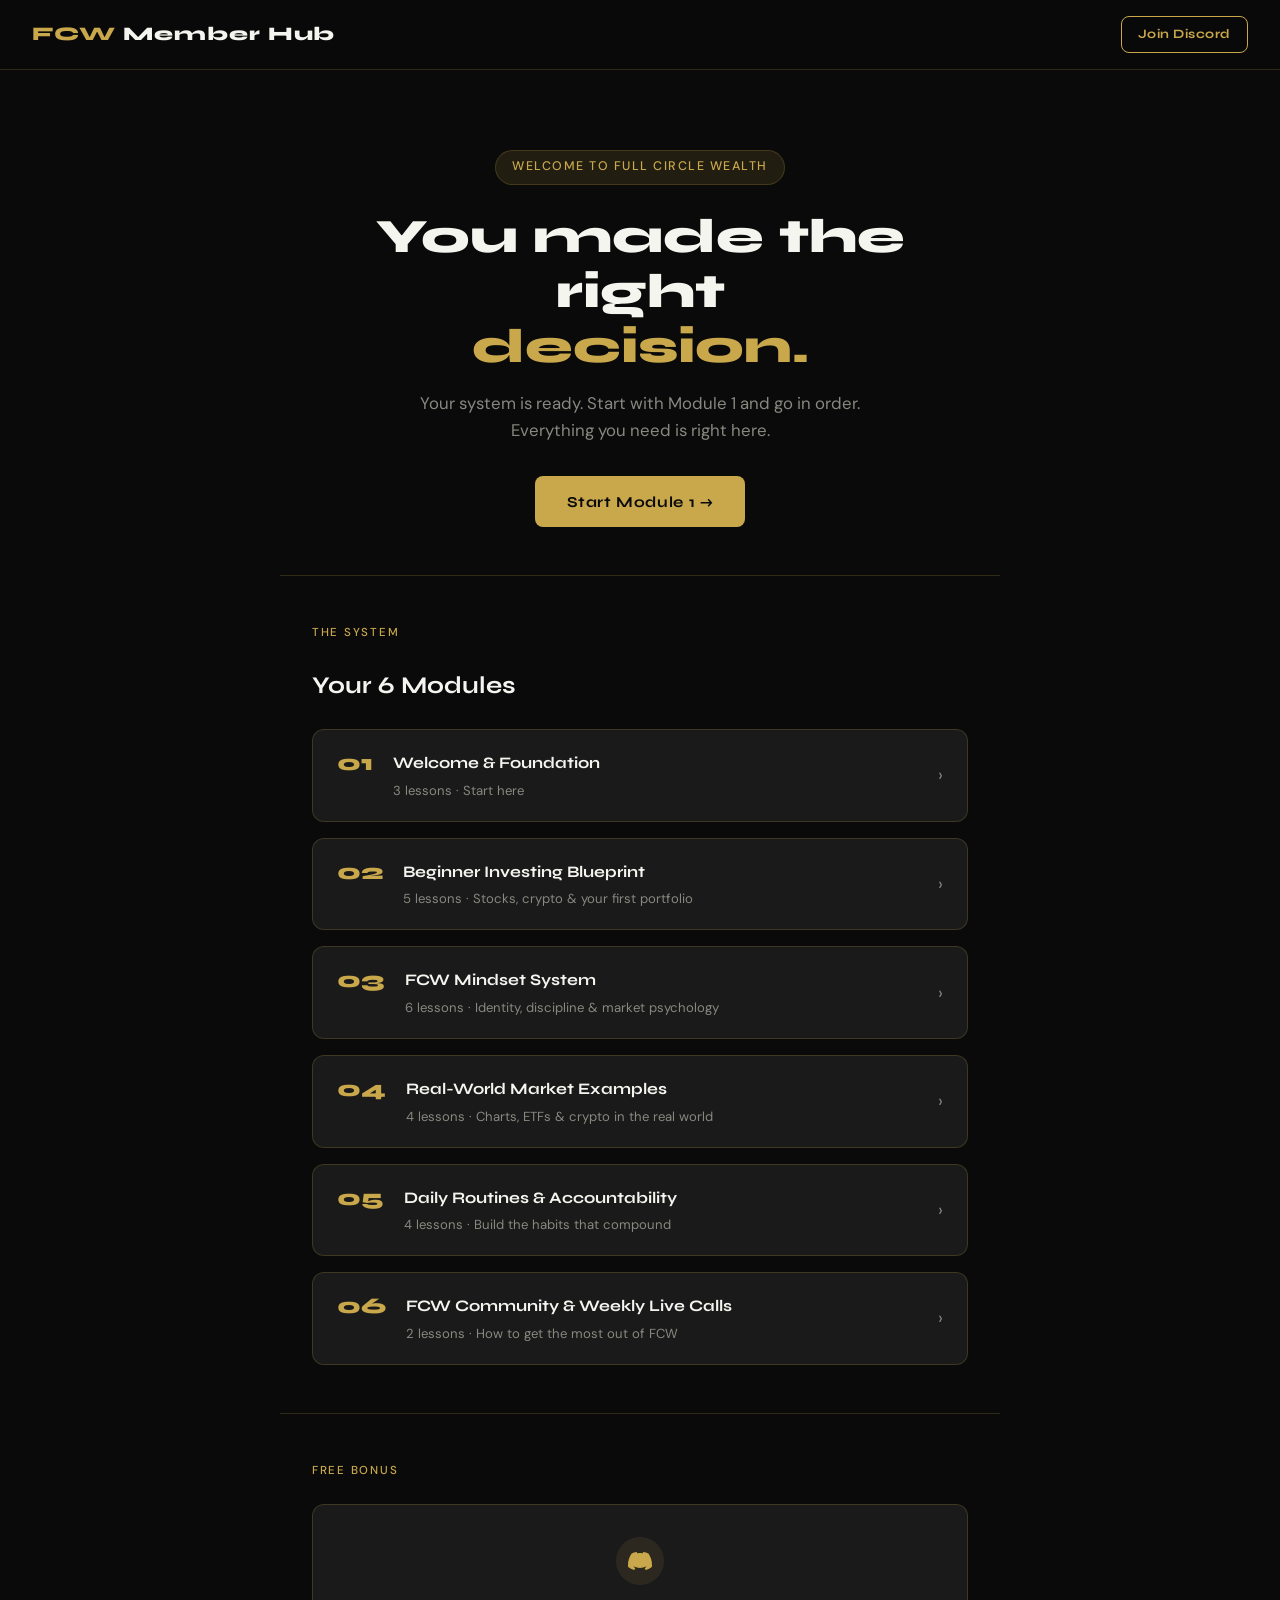
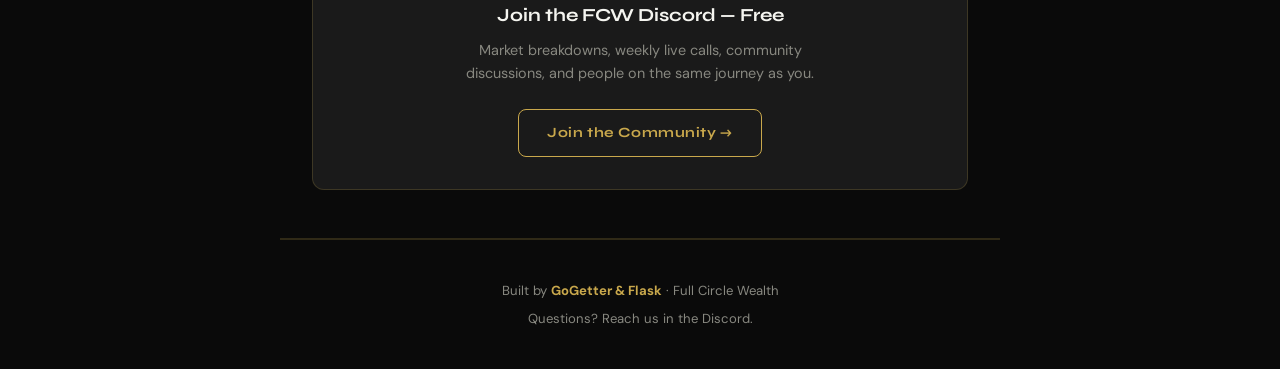
<file: index.html>
<!DOCTYPE html>
<html lang="en">
<head>
<meta charset="UTF-8">
<meta name="viewport" content="width=device-width, initial-scale=1.0">
<title>FCW — Member Hub</title>
<link href="https://fonts.googleapis.com/css2?family=Syne:wght@400;700;800&family=DM+Sans:wght@400;500&display=swap" rel="stylesheet">
<style>
  *, *::before, *::after { box-sizing: border-box; margin: 0; padding: 0; }

  :root {
    --gold: #C9A84C;
    --gold-light: #F0D080;
    --dark: #0A0A0A;
    --dark-2: #111111;
    --dark-3: #1A1A1A;
    --dark-4: #222222;
    --text: #F5F5F0;
    --text-muted: #888880;
    --border: rgba(201, 168, 76, 0.2);
    --radius: 12px;
  }

  html { scroll-behavior: smooth; }

  body {
    background: var(--dark);
    color: var(--text);
    font-family: 'DM Sans', sans-serif;
    font-size: 16px;
    line-height: 1.6;
    min-height: 100vh;
  }

  /* NAV */
  nav {
    position: sticky;
    top: 0;
    z-index: 100;
    background: rgba(10,10,10,0.95);
    border-bottom: 1px solid var(--border);
    padding: 1rem 2rem;
    display: flex;
    align-items: center;
    justify-content: space-between;
    backdrop-filter: blur(8px);
  }

  .nav-logo {
    font-family: 'Syne', sans-serif;
    font-weight: 800;
    font-size: 1.2rem;
    letter-spacing: 0.05em;
    color: var(--gold);
    text-decoration: none;
  }

  .nav-logo span { color: var(--text); }

  /* HERO */
  .hero {
    padding: 5rem 2rem 3rem;
    max-width: 720px;
    margin: 0 auto;
    text-align: center;
  }

  .welcome-badge {
    display: inline-block;
    background: rgba(201, 168, 76, 0.12);
    border: 1px solid var(--border);
    color: var(--gold);
    font-size: 0.78rem;
    font-weight: 500;
    letter-spacing: 0.12em;
    text-transform: uppercase;
    padding: 0.4rem 1rem;
    border-radius: 100px;
    margin-bottom: 1.5rem;
  }

  .hero h1 {
    font-family: 'Syne', sans-serif;
    font-weight: 800;
    font-size: clamp(2rem, 5vw, 3rem);
    line-height: 1.15;
    margin-bottom: 1rem;
    color: var(--text);
  }

  .hero h1 em {
    font-style: normal;
    color: var(--gold);
  }

  .hero p {
    color: var(--text-muted);
    font-size: 1.05rem;
    max-width: 500px;
    margin: 0 auto 2rem;
  }

  .start-btn {
    display: inline-block;
    background: var(--gold);
    color: var(--dark);
    font-family: 'Syne', sans-serif;
    font-weight: 700;
    font-size: 0.95rem;
    letter-spacing: 0.04em;
    padding: 0.85rem 2rem;
    border-radius: 8px;
    text-decoration: none;
    transition: background 0.2s, transform 0.15s;
  }

  .start-btn:hover { background: var(--gold-light); transform: translateY(-1px); }

  /* DIVIDER */
  .divider {
    max-width: 720px;
    margin: 0 auto;
    padding: 0 2rem;
    border-top: 1px solid var(--border);
  }

  /* SECTION */
  section {
    max-width: 720px;
    margin: 0 auto;
    padding: 3rem 2rem;
  }

  .section-label {
    font-size: 0.72rem;
    font-weight: 500;
    letter-spacing: 0.15em;
    text-transform: uppercase;
    color: var(--gold);
    margin-bottom: 1.5rem;
  }

  section h2 {
    font-family: 'Syne', sans-serif;
    font-weight: 700;
    font-size: 1.5rem;
    margin-bottom: 1.5rem;
    color: var(--text);
  }

  /* MODULE CARDS */
  .modules { display: flex; flex-direction: column; gap: 1rem; }

  .module-card {
    background: var(--dark-3);
    border: 1px solid var(--border);
    border-radius: var(--radius);
    padding: 1.25rem 1.5rem;
    display: flex;
    align-items: flex-start;
    gap: 1.25rem;
    text-decoration: none;
    color: inherit;
    transition: border-color 0.2s, background 0.2s, transform 0.15s;
    cursor: pointer;
  }

  .module-card:hover {
    border-color: var(--gold);
    background: var(--dark-4);
    transform: translateX(4px);
  }

  .module-num {
    font-family: 'Syne', sans-serif;
    font-weight: 800;
    font-size: 1.4rem;
    color: var(--gold);
    line-height: 1;
    min-width: 2rem;
    padding-top: 2px;
  }

  .module-info { flex: 1; }

  .module-title {
    font-family: 'Syne', sans-serif;
    font-weight: 700;
    font-size: 1rem;
    color: var(--text);
    margin-bottom: 0.25rem;
  }

  .module-lessons {
    font-size: 0.82rem;
    color: var(--text-muted);
  }

  .module-arrow {
    color: var(--text-muted);
    font-size: 1.1rem;
    align-self: center;
    transition: color 0.2s;
  }

  .module-card:hover .module-arrow { color: var(--gold); }

  /* LESSONS DROPDOWN */
  .lessons-list {
    display: none;
    padding: 1rem 0 0.25rem 3.5rem;
    flex-direction: column;
    gap: 0.5rem;
  }

  .lessons-list.open { display: flex; }

  .lesson-item {
    font-size: 0.88rem;
    color: var(--text-muted);
    text-decoration: none;
    padding: 0.4rem 0;
    border-bottom: 1px solid rgba(255,255,255,0.04);
    transition: color 0.15s;
    display: flex;
    align-items: center;
    gap: 0.5rem;
  }

  .lesson-item:hover { color: var(--text); }

  .lesson-dot {
    width: 5px;
    height: 5px;
    border-radius: 50%;
    background: var(--gold);
    flex-shrink: 0;
  }

  /* DISCORD CARD */
  .discord-card {
    background: var(--dark-3);
    border: 1px solid var(--border);
    border-radius: var(--radius);
    padding: 2rem;
    text-align: center;
  }

  .discord-icon {
    width: 48px;
    height: 48px;
    margin: 0 auto 1rem;
    background: rgba(201,168,76,0.1);
    border-radius: 50%;
    display: flex;
    align-items: center;
    justify-content: center;
  }

  .discord-card h3 {
    font-family: 'Syne', sans-serif;
    font-weight: 700;
    font-size: 1.15rem;
    margin-bottom: 0.5rem;
  }

  .discord-card p {
    color: var(--text-muted);
    font-size: 0.9rem;
    margin-bottom: 1.5rem;
    max-width: 360px;
    margin-left: auto;
    margin-right: auto;
  }

  .discord-btn {
    display: inline-block;
    border: 1px solid var(--gold);
    color: var(--gold);
    font-family: 'Syne', sans-serif;
    font-weight: 700;
    font-size: 0.88rem;
    letter-spacing: 0.04em;
    padding: 0.75rem 1.75rem;
    border-radius: 8px;
    text-decoration: none;
    transition: background 0.2s, color 0.2s;
  }

  .discord-btn:hover {
    background: var(--gold);
    color: var(--dark);
  }

  /* ROADMAP */
  .roadmap-img {
    width: 100%;
    border-radius: var(--radius);
    border: 1px solid var(--border);
  }

  /* FOOTER */
  footer {
    text-align: center;
    padding: 2.5rem 2rem;
    border-top: 1px solid var(--border);
    color: var(--text-muted);
    font-size: 0.82rem;
    max-width: 720px;
    margin: 0 auto;
  }

  footer strong { color: var(--gold); }

  @media (max-width: 480px) {
    nav { padding: 1rem; }
    .hero { padding: 3rem 1rem 2rem; }
    section { padding: 2rem 1rem; }
  }
</style>
</head>
<body>

<nav>
  <a href="#" class="nav-logo">FCW <span>Member Hub</span></a>
  <a href="https://discord.gg/T9URtjaBXV" class="discord-btn" style="padding: 0.45rem 1rem; font-size: 0.8rem;">Join Discord</a>
</nav>

<div class="hero">
  <div class="welcome-badge">Welcome to Full Circle Wealth</div>
  <h1>You made the right<br><em>decision.</em></h1>
  <p>Your system is ready. Start with Module 1 and go in order. Everything you need is right here.</p>
  <a href="#modules" class="start-btn">Start Module 1 →</a>
</div>

<div class="divider"></div>

<section id="modules">
  <p class="section-label">The System</p>
  <h2>Your 6 Modules</h2>
  <div class="modules">

    <!-- MODULE 1 -->
    <div>
      <div class="module-card" onclick="toggleModule('m1', this)">
        <div class="module-num">01</div>
        <div class="module-info">
          <div class="module-title">Welcome & Foundation</div>
          <div class="module-lessons">3 lessons · Start here</div>
        </div>
        <div class="module-arrow">›</div>
      </div>
      <div class="lessons-list" id="m1">
        <a href="https://drive.google.com/file/d/16FuUnCPUWeI4NH123SsEXMPnKYRMpcdb/view?usp=drive_link" target="_blank" class="lesson-item"><span class="lesson-dot"></span>Lesson 1 — Welcome to Full Circle Wealth</a>
        <a href="https://drive.google.com/file/d/1dNQTDol407pgYC7eshBAMpYnw7gScqwn/view?usp=drive_link" target="_blank" class="lesson-item"><span class="lesson-dot"></span>Lesson 2 — How Investing Actually Works</a>
        <a href="https://drive.google.com/file/d/1d9ZOGi1wBO0fD7HJ2o97f8lxvJCcrCqe/view?usp=drive_link" target="_blank" class="lesson-item"><span class="lesson-dot"></span>Lesson 3 — Why Investing Feels Scary (And How to Overcome It)</a>
      </div>
    </div>

    <!-- MODULE 2 -->
    <div>
      <div class="module-card" onclick="toggleModule('m2', this)">
        <div class="module-num">02</div>
        <div class="module-info">
          <div class="module-title">Beginner Investing Blueprint</div>
          <div class="module-lessons">5 lessons · Stocks, crypto & your first portfolio</div>
        </div>
        <div class="module-arrow">›</div>
      </div>
      <div class="lessons-list" id="m2">
        <a href="https://drive.google.com/file/d/1h6_s8bkeZjcqdXjyvCAjGFwjLRV7X554/view?usp=drive_link" target="_blank" class="lesson-item"><span class="lesson-dot"></span>Lesson 2.1 — Stocks 101</a>
        <a href="https://drive.google.com/file/d/1d9nJ-BHCvRKxI7_9SHfyciexKGGkIT1w/view?usp=drive_link" target="_blank" class="lesson-item"><span class="lesson-dot"></span>Lesson 2.1 — Stocks 101 (Continued)</a>
        <a href="https://drive.google.com/file/d/1aVly70S015sZCNUZkTJlhjGdsRpGFZic/view?usp=drive_link" target="_blank" class="lesson-item"><span class="lesson-dot"></span>Lesson 2.2 — Crypto 101</a>
        <a href="https://drive.google.com/file/d/13YHd0MldOV9nBSFRsm8Zm-nVgkF2d_LT/view?usp=drive_link" target="_blank" class="lesson-item"><span class="lesson-dot"></span>Lesson 2.3 — ETF Basics (Beginner Guide)</a>
        <a href="https://drive.google.com/file/d/1nJDlcCQGrrv56z-NR0hZOkBE8kucFIvc/view?usp=drive_link" target="_blank" class="lesson-item"><span class="lesson-dot"></span>Lesson 2.4 — How to Choose Your Investments</a>
        <a href="https://drive.google.com/file/d/1qBPE_OYh8deK14MJHrecFPjn2p3kcxlL/view?usp=drive_link" target="_blank" class="lesson-item"><span class="lesson-dot"></span>Lesson 2.5 — How to Build Your First Portfolio</a>
      </div>
    </div>

    <!-- MODULE 3 -->
    <div>
      <div class="module-card" onclick="toggleModule('m3', this)">
        <div class="module-num">03</div>
        <div class="module-info">
          <div class="module-title">FCW Mindset System</div>
          <div class="module-lessons">6 lessons · Identity, discipline & market psychology</div>
        </div>
        <div class="module-arrow">›</div>
      </div>
      <div class="lessons-list" id="m3">
        <a href="https://drive.google.com/file/d/1bbS3q9-LP3-aJvUnk9J0sEDzSZdMX771/view?usp=drive_link" target="_blank" class="lesson-item"><span class="lesson-dot"></span>Lesson 3.1 — Identity: Who You Must Become</a>
        <a href="https://drive.google.com/file/d/14KoWQt5p8AacdICaxFdc6ADlOvUam3hm/view?usp=drive_link" target="_blank" class="lesson-item"><span class="lesson-dot"></span>Lesson 3.2 — Confidence & Self-Awareness (Part 1)</a>
        <a href="https://drive.google.com/file/d/1ggvxzgS0oqnWCwdO7xaZO8ybx5x6PBMR/view?usp=drive_link" target="_blank" class="lesson-item"><span class="lesson-dot"></span>Lesson 3.2 — Confidence & Self-Awareness (Part 2)</a>
        <a href="https://drive.google.com/file/d/1tatwwqCYSpX9TJeSbMaaTbvk9BWJfW-t/view?usp=drive_link" target="_blank" class="lesson-item"><span class="lesson-dot"></span>Lesson 3.3 — Emotional Mistakes</a>
        <a href="https://drive.google.com/file/d/1_p30CyU4SQMPhttM0kHes1uxh-h_mi_H/view?usp=drive_link" target="_blank" class="lesson-item"><span class="lesson-dot"></span>Lesson 3.3 — Market Psychology</a>
        <a href="https://drive.google.com/file/d/1vW8ZAdGlwNpV6B0MKLr8M3TH0U2VySyD/view?usp=drive_link" target="_blank" class="lesson-item"><span class="lesson-dot"></span>Lesson 3.4 — Consistency Rituals</a>
        <a href="https://drive.google.com/file/d/1BUXM0y0mY50spVtJbqBhJoSw4CDuWuXp/view?usp=drive_link" target="_blank" class="lesson-item"><span class="lesson-dot"></span>Lesson 3.5 — Spiritual Grounding in Wealth</a>
      </div>
    </div>

    <!-- MODULE 4 -->
    <div>
      <div class="module-card" onclick="toggleModule('m4', this)">
        <div class="module-num">04</div>
        <div class="module-info">
          <div class="module-title">Real-World Market Examples</div>
          <div class="module-lessons">4 lessons · Charts, ETFs & crypto in the real world</div>
        </div>
        <div class="module-arrow">›</div>
      </div>
      <div class="lessons-list" id="m4">
        <a href="https://drive.google.com/file/d/13G8LG-WHEBRj17f9iOLyjSwEOX2yaWc_/view?usp=drive_link" target="_blank" class="lesson-item"><span class="lesson-dot"></span>Lesson 4.1 — Reading a Simple Stock Chart</a>
        <a href="https://drive.google.com/file/d/13AvIGk7MTvRqwqizLZ7DxYiBP5FFdDTp/view?usp=drive_link" target="_blank" class="lesson-item"><span class="lesson-dot"></span>Lesson 4.2 — ETF Walkthrough</a>
        <a href="https://drive.google.com/file/d/1mxXicJRHMn7PCHoHgsqMOg6-RkAxa4wW/view?usp=drive_link" target="_blank" class="lesson-item"><span class="lesson-dot"></span>Lesson 4.3 — BTC Chart Walkthrough</a>
        <a href="https://drive.google.com/file/d/1BLe15RHNfEfca0yXeplE4Yu93Z01rMck/view?usp=drive_link" target="_blank" class="lesson-item"><span class="lesson-dot"></span>Lesson 4.4 — Crypto Volatility & Risk</a>
      </div>
    </div>

    <!-- MODULE 5 -->
    <div>
      <div class="module-card" onclick="toggleModule('m5', this)">
        <div class="module-num">05</div>
        <div class="module-info">
          <div class="module-title">Daily Routines & Accountability</div>
          <div class="module-lessons">4 lessons · Build the habits that compound</div>
        </div>
        <div class="module-arrow">›</div>
      </div>
      <div class="lessons-list" id="m5">
        <a href="https://drive.google.com/file/d/15ZNlZovTc6ZY-6QiTdKvsmcZoLDkUnHf/view?usp=drive_link" target="_blank" class="lesson-item"><span class="lesson-dot"></span>Lesson 5.1 — Your Investor Daily Routine</a>
        <a href="https://drive.google.com/file/d/1owu26aS97-xSz23cMib8SBPdM1i64bTr/view?usp=drive_link" target="_blank" class="lesson-item"><span class="lesson-dot"></span>Lesson 5.2 — How to Stay Consistent for 12 Months</a>
        <a href="https://drive.google.com/file/d/1wTz6XRMr7-zBOCmAT3_1UtRPdKlOVHaE/view?usp=drive_link" target="_blank" class="lesson-item"><span class="lesson-dot"></span>Lesson 5.3 — Investing Habits (Part 1)</a>
        <a href="https://drive.google.com/file/d/13HdM_PhInwJi0BdYV1NolQNHz4BI28nq/view?usp=drive_link" target="_blank" class="lesson-item"><span class="lesson-dot"></span>Lesson 5.3 — Investing Habits (Part 2)</a>
      </div>
    </div>

    <!-- MODULE 6 -->
    <div>
      <div class="module-card" onclick="toggleModule('m6', this)">
        <div class="module-num">06</div>
        <div class="module-info">
          <div class="module-title">FCW Community & Weekly Live Calls</div>
          <div class="module-lessons">2 lessons · How to get the most out of FCW</div>
        </div>
        <div class="module-arrow">›</div>
      </div>
      <div class="lessons-list" id="m6">
        <a href="https://drive.google.com/file/d/1wtYoQVrjgD2Ote9SkSyblFhQegRMlga1/view?usp=drive_link" target="_blank" class="lesson-item"><span class="lesson-dot"></span>Lesson 6.1 — How to Use the FCW Community</a>
        <a href="https://drive.google.com/file/d/1vrkGZUfV8PiiQMekuEZntOISKvZ1CaqY/view?usp=drive_link" target="_blank" class="lesson-item"><span class="lesson-dot"></span>Lesson 6.2 — What to Expect on Weekly Calls & How to Get the Most Out of FCW</a>
      </div>
    </div>

  </div>
</section>

<div class="divider"></div>

<section id="community">
  <p class="section-label">Free Bonus</p>
  <div class="discord-card">
    <div class="discord-icon">
      <svg width="24" height="18" viewBox="0 0 24 18" fill="none" xmlns="http://www.w3.org/2000/svg">
        <path d="M20.317 1.492a19.825 19.825 0 0 0-4.885-1.515.074.074 0 0 0-.079.037c-.21.375-.444.864-.608 1.25a18.27 18.27 0 0 0-5.487 0 12.64 12.64 0 0 0-.617-1.25.077.077 0 0 0-.079-.037A19.736 19.736 0 0 0 3.677 1.492a.07.07 0 0 0-.032.027C.533 6.093-.32 10.555.099 14.961a.08.08 0 0 0 .031.055 19.9 19.9 0 0 0 5.993 3.03.078.078 0 0 0 .084-.028c.462-.63.874-1.295 1.226-1.994a.076.076 0 0 0-.041-.106 13.107 13.107 0 0 1-1.872-.892.077.077 0 0 1-.008-.128 10.2 10.2 0 0 0 .372-.292.074.074 0 0 1 .077-.01c3.928 1.793 8.18 1.793 12.062 0a.074.074 0 0 1 .078.01c.12.098.246.198.373.292a.077.077 0 0 1-.006.127 12.299 12.299 0 0 1-1.873.892.077.077 0 0 0-.041.107c.36.698.772 1.362 1.225 1.993a.076.076 0 0 0 .084.028 19.839 19.839 0 0 0 6.002-3.03.077.077 0 0 0 .032-.054c.5-5.177-.838-9.674-3.549-13.66a.061.061 0 0 0-.031-.03z" fill="#C9A84C"/>
      </svg>
    </div>
    <h3>Join the FCW Discord — Free</h3>
    <p>Market breakdowns, weekly live calls, community discussions, and people on the same journey as you.</p>
    <a href="https://discord.gg/T9URtjaBXV" target="_blank" class="discord-btn">Join the Community →</a>
  </div>
</section>

<div class="divider"></div>

<footer>
  <p>Built by <strong>GoGetter & Flask</strong> · Full Circle Wealth</p>
  <p style="margin-top: 0.4rem;">Questions? Reach us in the Discord.</p>
</footer>

<script>
  function toggleModule(id, card) {
    const list = document.getElementById(id);
    const arrow = card.querySelector('.module-arrow');
    const isOpen = list.classList.contains('open');
    document.querySelectorAll('.lessons-list').forEach(l => l.classList.remove('open'));
    document.querySelectorAll('.module-arrow').forEach(a => a.style.transform = '');
    if (!isOpen) {
      list.classList.add('open');
      arrow.style.transform = 'rotate(90deg)';
      arrow.style.transition = 'transform 0.2s';
    }
  }
</script>

</body>
</html>
</file>
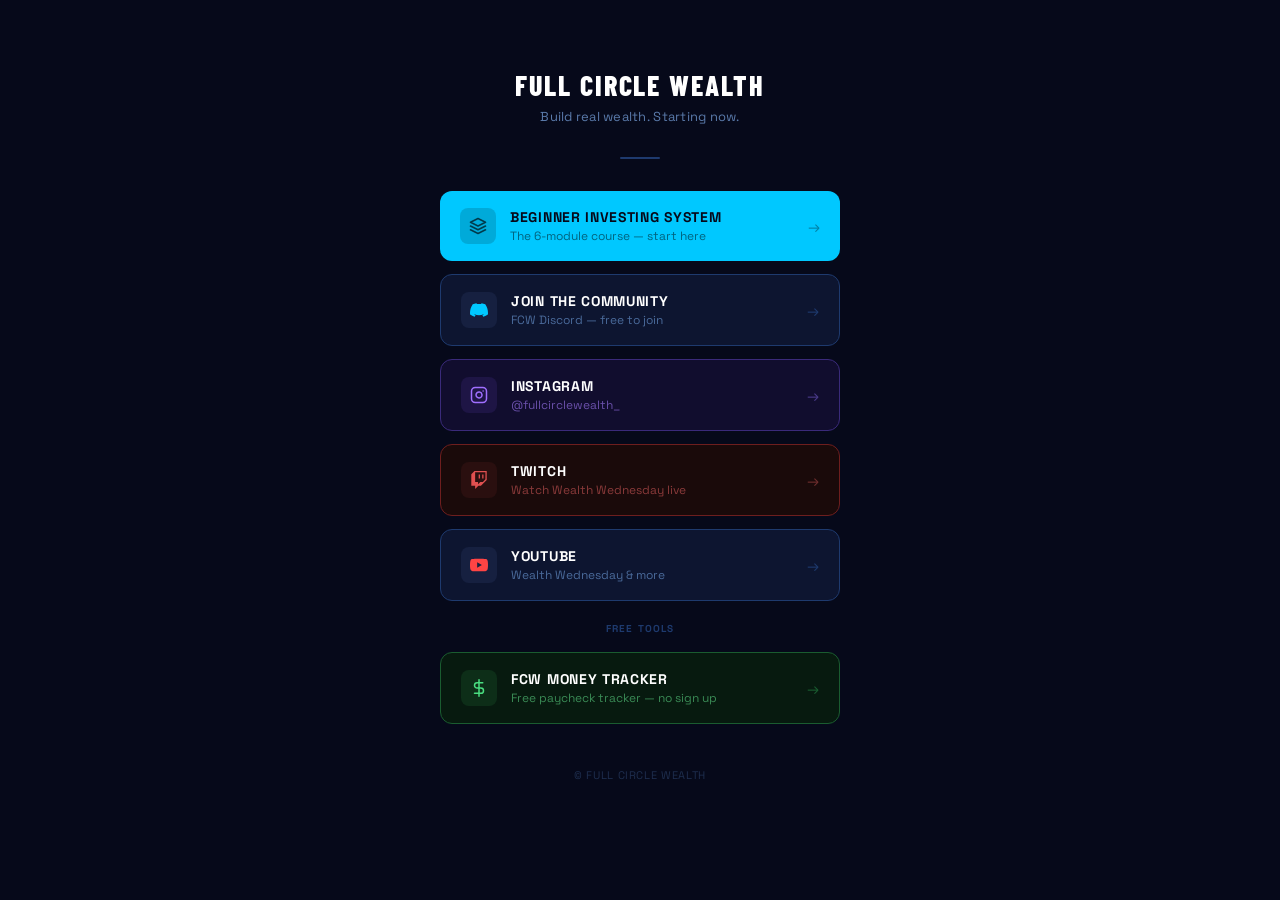
<file: links/index.html>
<!DOCTYPE html>
<html lang="en">
<head>
  <meta charset="UTF-8" />
  <meta name="viewport" content="width=device-width, initial-scale=1.0" />
  <title>Full Circle Wealth</title>
  <link rel="preconnect" href="https://fonts.googleapis.com" />
  <link rel="preconnect" href="https://fonts.gstatic.com" crossorigin />
  <link href="https://fonts.googleapis.com/css2?family=Space+Grotesk:wght@400;500;700&family=Barlow+Condensed:wght@700;800&display=swap" rel="stylesheet" />
  <style>
    *, *::before, *::after { margin: 0; padding: 0; box-sizing: border-box; }
    body {
      min-height: 100vh;
      background: #06091a;
      display: flex;
      flex-direction: column;
      align-items: center;
      padding: 48px 20px 60px;
      font-family: 'Space Grotesk', sans-serif;
    }
    .logo-wrap { margin-bottom: 20px; }
    .logo-wrap img { width: 100px; height: 100px; display: block; }
    .brand-name {
      font-family: 'Barlow Condensed', sans-serif;
      font-weight: 800; font-size: 28px; color: #ffffff;
      letter-spacing: 0.07em; text-transform: uppercase;
      text-align: center; margin-bottom: 6px;
    }
    .tagline {
      font-size: 13px; color: #5a7aaa;
      text-align: center; margin-bottom: 32px; letter-spacing: 0.02em;
    }
    .divider {
      width: 40px; height: 2px; background: #1e3a6e;
      margin: 0 auto 32px; border-radius: 2px;
    }
    .links {
      display: flex; flex-direction: column;
      gap: 13px; width: 100%; max-width: 400px;
    }
    .btn {
      display: flex; align-items: center; gap: 14px;
      padding: 17px 20px; border-radius: 12px;
      text-decoration: none;
      transition: transform 0.15s ease, opacity 0.15s ease;
    }
    .btn:hover { transform: translateY(-2px); opacity: 0.9; }
    .btn:active { transform: scale(0.98); }
    .btn.cta { background: #00c8ff; }
    .btn.dark { background: #0d1530; border: 1px solid #1e3a6e; }
    .btn.purple { background: #110d2e; border: 1px solid #3a2a7a; }
    .btn.red { background: #1a0a0a; border: 1px solid #6e1e1e; }
    .btn.green { background: #071a0f; border: 1px solid #1a5c30; }
    .icon-box {
      width: 36px; height: 36px; border-radius: 8px;
      display: flex; align-items: center; justify-content: center; flex-shrink: 0;
    }
    .cta .icon-box { background: rgba(0,0,0,0.15); }
    .dark .icon-box { background: #162040; }
    .purple .icon-box { background: #1e1545; }
    .red .icon-box { background: #2a0f0f; }
    .green .icon-box { background: #0d2e18; }
    .btn-text { flex: 1; }
    .btn-label {
      font-weight: 700; font-size: 14px; display: block;
      text-transform: uppercase; letter-spacing: 0.05em;
    }
    .cta .btn-label { color: #06091a; }
    .dark .btn-label, .purple .btn-label, .red .btn-label, .green .btn-label { color: #ffffff; }
    .btn-sub { font-size: 12px; font-weight: 400; display: block; margin-top: 2px; }
    .cta .btn-sub { color: rgba(0,0,0,0.5); }
    .dark .btn-sub { color: #4a6a9a; }
    .purple .btn-sub { color: #6a50aa; }
    .red .btn-sub { color: #8a3a3a; }
    .green .btn-sub { color: #3a8a55; }
    .arrow { font-size: 15px; flex-shrink: 0; }
    .cta .arrow { color: rgba(0,0,0,0.35); }
    .dark .arrow { color: #1e3a6e; }
    .purple .arrow { color: #4a3a8a; }
    .red .arrow { color: #6e2e2e; }
    .green .arrow { color: #1a5c30; }
    .section-label {
      font-size: 10px; font-weight: 700; letter-spacing: 0.12em;
      text-transform: uppercase; color: #1e3a6e;
      text-align: center; margin: 8px 0 4px;
    }
    .footer {
      margin-top: 44px; font-size: 11px; color: #1e2e4e;
      letter-spacing: 0.06em; text-transform: uppercase;
    }
  </style>
</head>
<body>

  <div class="logo-wrap">
    
  </div>

  <div class="brand-name">Full Circle Wealth</div>
  <div class="tagline">Build real wealth. Starting now.</div>
  <div class="divider"></div>

  <div class="links">

    <a class="btn cta" href="https://stan.store/fullcirclewealth" target="_blank" rel="noopener">
      <div class="icon-box">
        <svg width="18" height="18" viewBox="0 0 24 24" fill="none" stroke="rgba(0,0,0,0.65)" stroke-width="2.2" stroke-linecap="round" stroke-linejoin="round">
          <path d="M12 2L2 7l10 5 10-5-10-5z"/>
          <path d="M2 17l10 5 10-5"/>
          <path d="M2 12l10 5 10-5"/>
        </svg>
      </div>
      <div class="btn-text">
        <span class="btn-label">Beginner Investing System</span>
        <span class="btn-sub">The 6-module course — start here</span>
      </div>
      <span class="arrow">→</span>
    </a>

    <a class="btn dark" href="https://discord.gg/Ek3FXMQ7T" target="_blank" rel="noopener">
      <div class="icon-box">
        <svg width="18" height="18" viewBox="0 0 24 24" fill="#00c8ff">
          <path d="M20.317 4.37a19.791 19.791 0 0 0-4.885-1.515.074.074 0 0 0-.079.037c-.21.375-.444.864-.608 1.25a18.27 18.27 0 0 0-5.487 0 12.64 12.64 0 0 0-.617-1.25.077.077 0 0 0-.079-.037A19.736 19.736 0 0 0 3.677 4.37a.07.07 0 0 0-.032.027C.533 9.046-.32 13.58.099 18.057c.003.022.015.043.03.056a19.9 19.9 0 0 0 5.993 3.03.078.078 0 0 0 .084-.028 14.09 14.09 0 0 0 1.226-1.994.076.076 0 0 0-.041-.106 13.107 13.107 0 0 1-1.872-.892.077.077 0 0 1-.008-.128 10.2 10.2 0 0 0 .372-.292.074.074 0 0 1 .077-.01c3.928 1.793 8.18 1.793 12.062 0a.074.074 0 0 1 .078.01c.12.098.246.198.373.292a.077.077 0 0 1-.006.127 12.299 12.299 0 0 1-1.873.892.077.077 0 0 0-.041.107c.36.698.772 1.362 1.225 1.993a.076.076 0 0 0 .084.028 19.839 19.839 0 0 0 6.002-3.03.077.077 0 0 0 .032-.054c.5-5.177-.838-9.674-3.549-13.66a.061.061 0 0 0-.031-.03z"/>
        </svg>
      </div>
      <div class="btn-text">
        <span class="btn-label">Join the Community</span>
        <span class="btn-sub">FCW Discord — free to join</span>
      </div>
      <span class="arrow">→</span>
    </a>

    <a class="btn purple" href="https://www.instagram.com/fullcirclewealth_/" target="_blank" rel="noopener">
      <div class="icon-box">
        <svg width="18" height="18" viewBox="0 0 24 24" fill="none" stroke="#a070ff" stroke-width="2" stroke-linecap="round" stroke-linejoin="round">
          <rect x="2" y="2" width="20" height="20" rx="5" ry="5"/>
          <path d="M16 11.37A4 4 0 1 1 12.63 8 4 4 0 0 1 16 11.37z"/>
          <line x1="17.5" y1="6.5" x2="17.51" y2="6.5"/>
        </svg>
      </div>
      <div class="btn-text">
        <span class="btn-label">Instagram</span>
        <span class="btn-sub">@fullcirclewealth_</span>
      </div>
      <span class="arrow">→</span>
    </a>

    <a class="btn red" href="https://www.twitch.tv/fullcirclewealth" target="_blank" rel="noopener">
      <div class="icon-box">
        <svg width="18" height="18" viewBox="0 0 24 24" fill="#e05050">
          <path d="M11.571 4.714h1.715v5.143H11.57zm4.715 0H18v5.143h-1.714zM6 0L1.714 4.286v15.428h5.143V24l4.286-4.286h3.428L22.286 12V0zm14.571 11.143l-3.428 3.428h-3.429l-3 3v-3H6.857V1.714h13.714z"/>
        </svg>
      </div>
      <div class="btn-text">
        <span class="btn-label">Twitch</span>
        <span class="btn-sub">Watch Wealth Wednesday live</span>
      </div>
      <span class="arrow">→</span>
    </a>

    <a class="btn dark" href="https://www.youtube.com/@FullCircleWealth" target="_blank" rel="noopener">
      <div class="icon-box">
        <svg width="18" height="18" viewBox="0 0 24 24" fill="#ff4444">
          <path d="M23.498 6.186a3.016 3.016 0 0 0-2.122-2.136C19.505 3.545 12 3.545 12 3.545s-7.505 0-9.377.505A3.017 3.017 0 0 0 .502 6.186C0 8.07 0 12 0 12s0 3.93.502 5.814a3.016 3.016 0 0 0 2.122 2.136c1.871.505 9.376.505 9.376.505s7.505 0 9.377-.505a3.015 3.015 0 0 0 2.122-2.136C24 15.93 24 12 24 12s0-3.93-.502-5.814zM9.545 15.568V8.432L15.818 12l-6.273 3.568z"/>
        </svg>
      </div>
      <div class="btn-text">
        <span class="btn-label">YouTube</span>
        <span class="btn-sub">Wealth Wednesday & more</span>
      </div>
      <span class="arrow">→</span>
    </a>

    <!-- FREE TOOL SECTION -->
    <div class="section-label">Free Tools</div>

    <a class="btn green" href="https://fullcirclewealth.github.io/links/tracker.html" target="_blank" rel="noopener">
      <div class="icon-box">
        <svg width="18" height="18" viewBox="0 0 24 24" fill="none" stroke="#4ade80" stroke-width="2" stroke-linecap="round" stroke-linejoin="round">
          <line x1="12" y1="1" x2="12" y2="23"/>
          <path d="M17 5H9.5a3.5 3.5 0 0 0 0 7h5a3.5 3.5 0 0 1 0 7H6"/>
        </svg>
      </div>
      <div class="btn-text">
        <span class="btn-label">FCW Money Tracker</span>
        <span class="btn-sub">Free paycheck tracker — no sign up</span>
      </div>
      <span class="arrow">→</span>
    </a>

  </div>

  <div class="footer">© Full Circle Wealth</div>

</body>
</html>
</file>
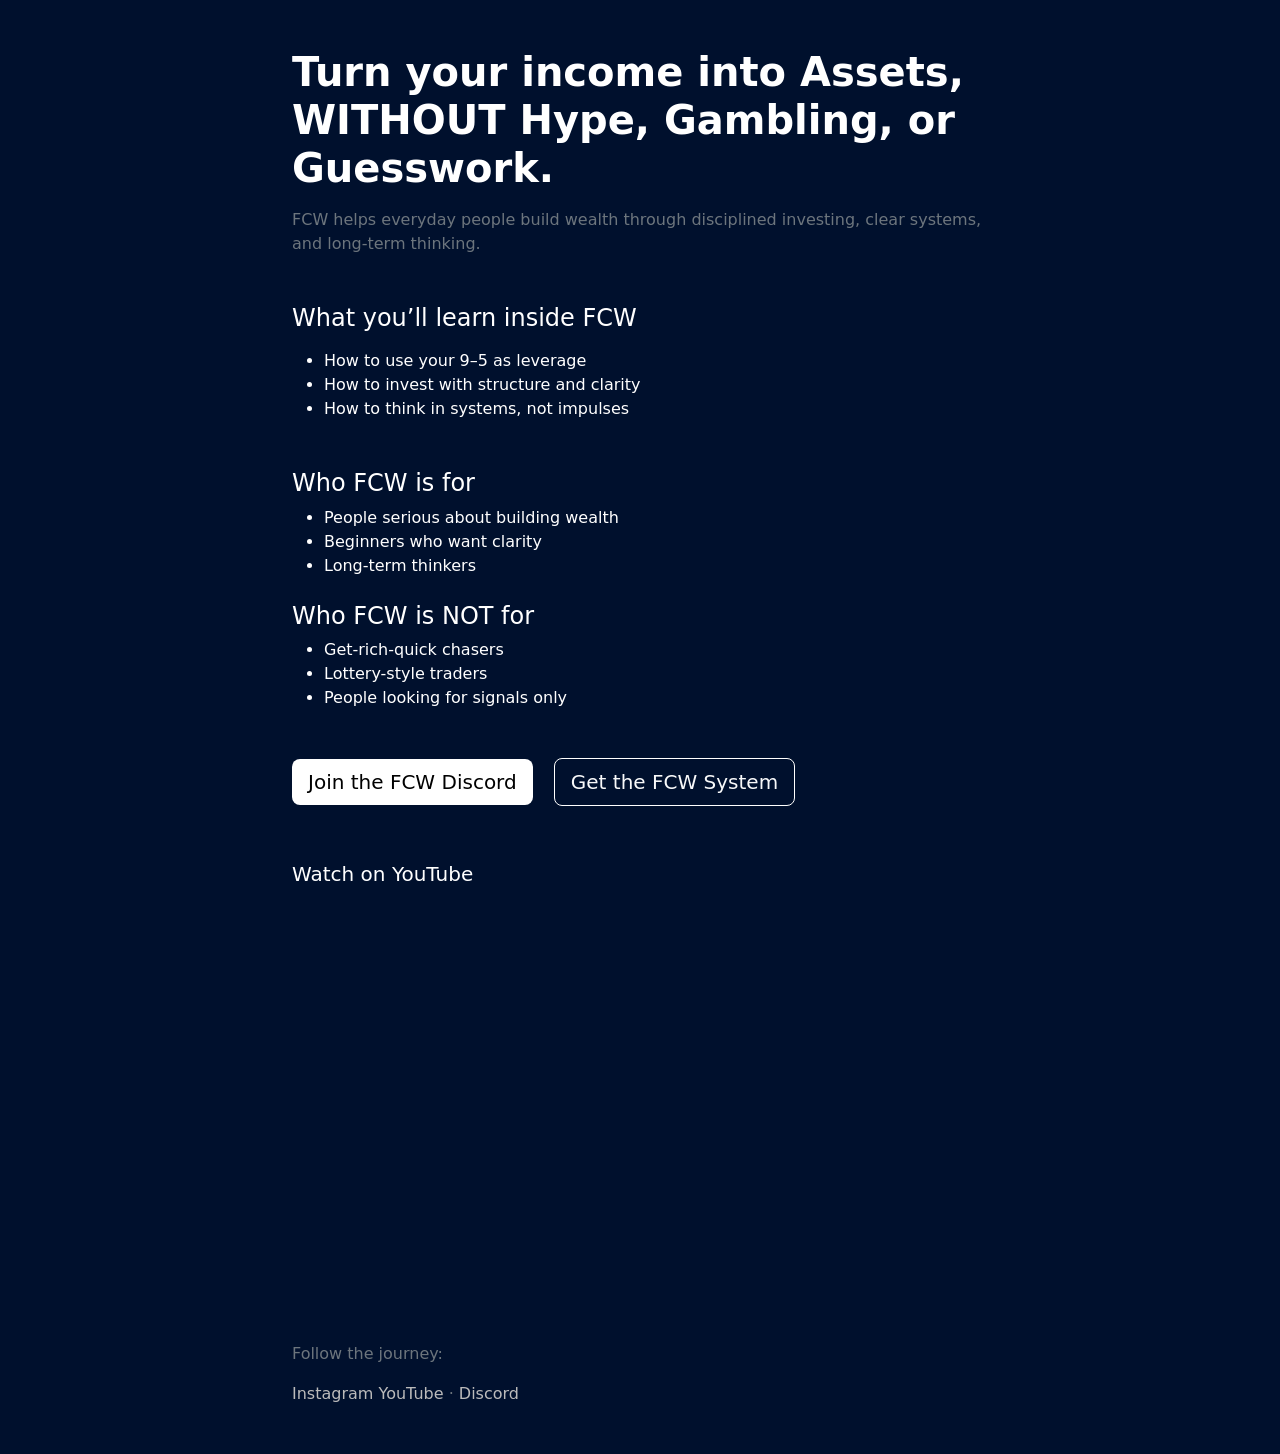
<file: index1.html>
<!DOCTYPE html>
<html lang="en">
<head>
  <meta charset="UTF-8">
  <meta name="viewport" content="width=device-width, initial-scale=1">
  <title>FCW — Start Here</title>



  <!-- Bootstrap CDN -->
  <link href="https://cdn.jsdelivr.net/npm/bootstrap@5.3.2/dist/css/bootstrap.min.css" rel="stylesheet">

  <style>
    body {
      background-color: #0e0e0e;
      color: #ffffff;
      font-family: system-ui, -apple-system, BlinkMacSystemFont;
    }
    .container {
      max-width: 720px;
    }
    .btn-primary {
      background-color: #ffffff;
      color: #000;
      border: none;
    }
    .btn-outline-light {
      border-color: #fff;
    }
    a {
      color: #bbbbbb;
      text-decoration: none;
    }
    a:hover {
      color: #ffffff;
    }

    body {
    background-color: #00102D; /* FCW background */
    color: #ffffff;
    font-family: system-ui, -apple-system, BlinkMacSystemFont;
  }
  </style>
</head>



<body>
  <div class="container py-5">

    <h1 class="fw-bold mb-3">
      Turn your income into Assets, WITHOUT Hype, Gambling, or Guesswork.
    </h1>

    <p class="text-secondary mb-4">
      FCW helps everyday people build wealth through disciplined investing,
      clear systems, and long-term thinking.
    </p>

    <h4 class="mt-5">What you’ll learn inside FCW</h4>
    <ul class="mt-3">
      <li>How to use your 9–5 as leverage</li>
      <li>How to invest with structure and clarity</li>
      <li>How to think in systems, not impulses</li>
    </ul>

    <h4 class="mt-5">Who FCW is for</h4>
    <ul>
      <li>People serious about building wealth</li>
      <li>Beginners who want clarity</li>
      <li>Long-term thinkers</li>
    </ul>

    <h4 class="mt-4">Who FCW is NOT for</h4>
    <ul>
      <li>Get-rich-quick chasers</li>
      <li>Lottery-style traders</li>
      <li>People looking for signals only</li>
    </ul>

    <div class="mt-5">
        <!--Discord Link-->
      <a href="https://discord.gg/NMwn7Kgj" 
      class="btn btn-primary btn-lg me-3 mb-2"
      target="_blank"
      >Join the FCW Discord</a>
      <!--FCW System link-->
      <a href="https://docs.google.com/presentation/d/1m9HAooVYImMstaQMToN4aKgSaXSB2gdPbl5mYP7i5O8/edit?usp=sharing" 
       target="_blank"
      class="btn btn-outline-light btn-lg mb-2"
      >Get the FCW System</a>
    </div>

<!--Youtube Embedd-->
<div class="mt-5">
  <h5 class="mb-3">Watch on YouTube</h5>

  <div class="ratio ratio-16x9">
    <iframe width="560" height="315"
     src="https://www.youtube.com/embed/9DATDnexEf0?si=vAnqnB4d4Y4ipGt9"
      title="YouTube video player" 
      frameborder="0" 
      allow="accelerometer; autoplay; clipboard-write; encrypted-media; gyroscope; picture-in-picture; web-share" 
      referrerpolicy="strict-origin-when-cross-origin" 
      allowfullscreen>
    </iframe>
  </div>
</div>


<!--Social Links-->
    <div class="mt-5 text-secondary">
      <p>Follow the journey:</p>
      <a href="https://www.instagram.com/fullcirclewealth_/"
      target="_blank"
      >Instagram</a> 
      <a href="https://www.youtube.com/@FullCircleWealth" target="_blank">YouTube</a> ·
      <a href="https://discord.gg/NMwn7Kgj" target="_blank">Discord</a>
    </div>

  </div>
</body>
</html>
</file>
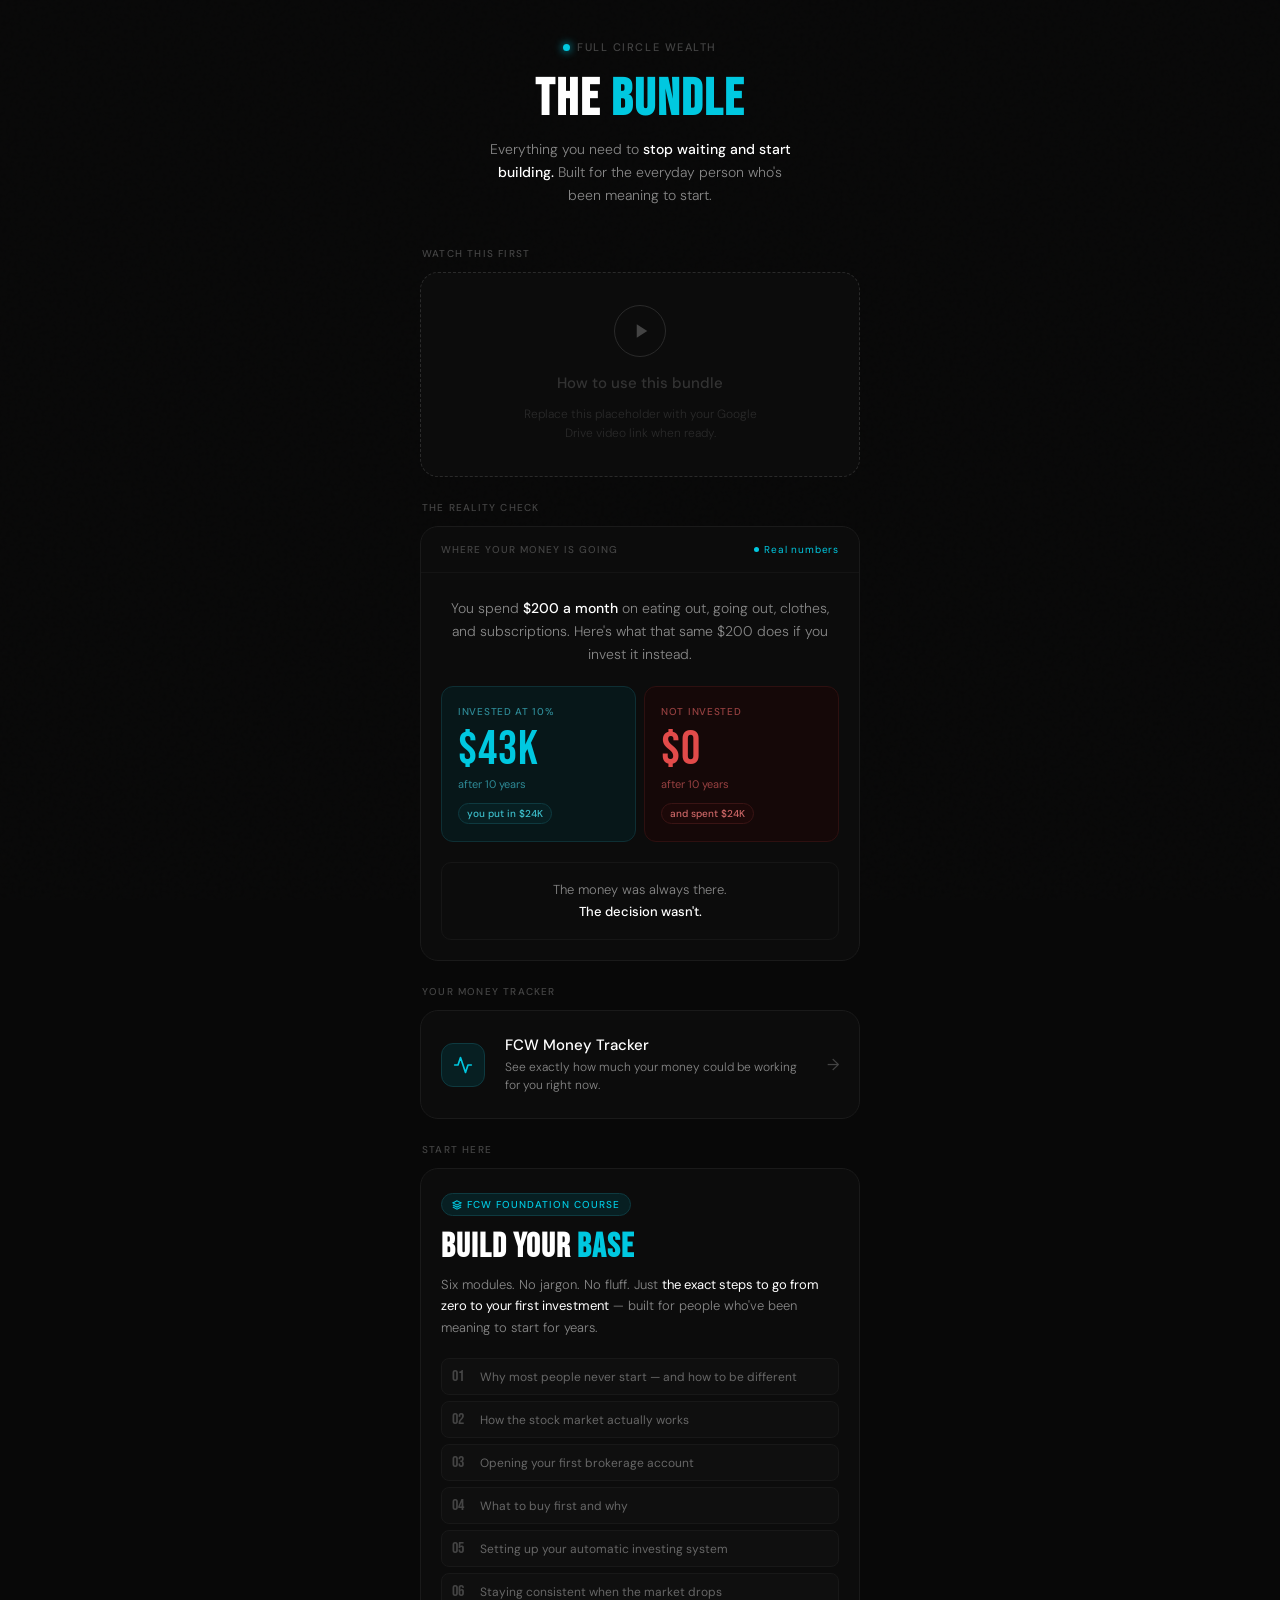
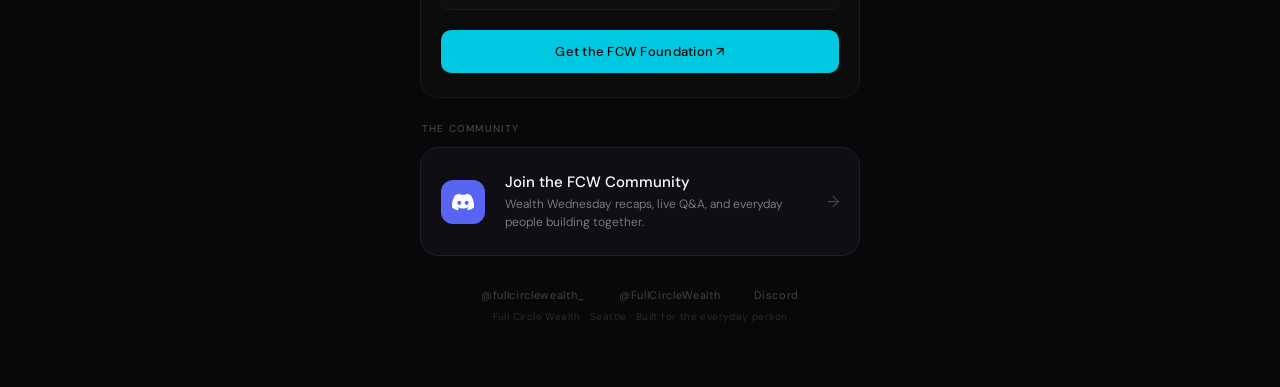
<file: links/bundle.html>
<!DOCTYPE html>
<html lang="en">
<head>
  <meta charset="UTF-8">
  <meta name="viewport" content="width=device-width, initial-scale=1.0">
  <title>Full Circle Wealth — The Bundle</title>
  <link href="https://fonts.googleapis.com/css2?family=Bebas+Neue&family=DM+Sans:ital,wght@0,300;0,400;0,500;1,300&display=swap" rel="stylesheet">
  <style>
    *, *::before, *::after { box-sizing: border-box; margin: 0; padding: 0; }

    :root {
      --cyan: #00C8E0;
      --red: #E24B4A;
      --bg: #080808;
      --card: #0C0C0C;
      --border: #1A1A1A;
      --text: #fff;
      --muted: #888;
      --dim: #444;
    }

    body {
      background: var(--bg);
      font-family: 'DM Sans', sans-serif;
      color: var(--text);
      min-height: 100vh;
      padding: 0;
      overflow-x: hidden;
    }

    body::before {
      content: '';
      position: fixed;
      inset: 0;
      background-image: url("data:image/svg+xml,%3Csvg viewBox='0 0 256 256' xmlns='http://www.w3.org/2000/svg'%3E%3Cfilter id='noise'%3E%3CfeTurbulence type='fractalNoise' baseFrequency='0.9' numOctaves='4' stitchTiles='stitch'/%3E%3C/filter%3E%3Crect width='100%25' height='100%25' filter='url(%23noise)' opacity='0.04'/%3E%3C/svg%3E");
      pointer-events: none;
      z-index: 0;
      opacity: 0.4;
    }

    .page {
      position: relative;
      z-index: 1;
      max-width: 480px;
      margin: 0 auto;
      padding: 2.5rem 1.25rem 4rem;
    }

    /* ── HEADER ── */
    .header {
      display: flex;
      flex-direction: column;
      align-items: center;
      text-align: center;
      margin-bottom: 2.5rem;
      opacity: 0;
      transform: translateY(12px);
      animation: up 0.6s cubic-bezier(0.22,1,0.36,1) 0.05s forwards;
    }
    .header-brand { display: flex; align-items: center; gap: 7px; margin-bottom: 1.25rem; }
    .brand-dot { width: 7px; height: 7px; border-radius: 50%; background: var(--cyan); box-shadow: 0 0 8px var(--cyan); }
    .brand-name { font-size: 11px; letter-spacing: 0.14em; text-transform: uppercase; color: var(--dim); font-weight: 500; }
    .header-title { font-family: 'Bebas Neue', sans-serif; font-size: 52px; letter-spacing: 0.04em; line-height: 1; margin-bottom: 0.75rem; }
    .header-title span { color: var(--cyan); }
    .header-sub { font-size: 14px; font-weight: 300; color: var(--muted); line-height: 1.65; max-width: 320px; }
    .header-sub strong { color: var(--text); font-weight: 500; }

    /* ── SECTION LABEL ── */
    .section-label { font-size: 10px; letter-spacing: 0.12em; text-transform: uppercase; color: var(--dim); font-weight: 500; margin-bottom: 0.75rem; padding-left: 2px; }

    /* ── VIDEO PLACEHOLDER ── */
    .video-card {
      background: var(--card);
      border: 1px dashed #2A2A2A;
      border-radius: 18px;
      overflow: hidden;
      margin-bottom: 1rem;
      opacity: 0;
      transform: translateY(12px);
      animation: up 0.6s cubic-bezier(0.22,1,0.36,1) 0.15s forwards;
    }
    .video-inner {
      padding: 2rem 1.25rem;
      display: flex;
      flex-direction: column;
      align-items: center;
      text-align: center;
      gap: 0.75rem;
    }
    .video-play {
      width: 52px; height: 52px;
      border-radius: 50%;
      border: 1px solid #2A2A2A;
      display: flex;
      align-items: center;
      justify-content: center;
      margin-bottom: 0.25rem;
    }
    .video-play svg { width: 18px; height: 18px; fill: var(--dim); margin-left: 3px; }
    .video-title { font-size: 15px; font-weight: 500; color: #333; }
    .video-sub { font-size: 12px; font-weight: 300; color: #2A2A2A; line-height: 1.6; max-width: 260px; }
    /* When you have the link, replace the placeholder div with:
       <a href="YOUR_GOOGLE_DRIVE_LINK" target="_blank" class="video-card"> ... </a>
       and update video-title color to var(--text) and video-sub to var(--muted) */

    /* ── $200 CARD ── */
    .card-200 {
      background: var(--card);
      border: 1px solid var(--border);
      border-radius: 18px;
      overflow: hidden;
      margin-bottom: 1rem;
      opacity: 0;
      transform: translateY(12px);
      animation: up 0.6s cubic-bezier(0.22,1,0.36,1) 0.25s forwards;
    }
    .card-200-header { padding: 1rem 1.25rem; border-bottom: 1px solid #141414; display: flex; align-items: center; justify-content: space-between; }
    .card-200-header span { font-size: 10px; letter-spacing: 0.1em; text-transform: uppercase; color: var(--dim); font-weight: 500; }
    .card-200-header .live { display: flex; align-items: center; gap: 5px; font-size: 10px; color: var(--cyan); letter-spacing: 0.08em; }
    .live-dot { width: 5px; height: 5px; border-radius: 50%; background: var(--cyan); animation: pulse 1.8s ease-in-out infinite; }
    @keyframes pulse { 0%, 100% { opacity: 1; } 50% { opacity: 0.3; } }
    .card-200-body { padding: 1.5rem 1.25rem 1.25rem; }
    .card-200-intro { font-size: 14px; font-weight: 300; color: var(--muted); line-height: 1.65; margin-bottom: 1.25rem; text-align: center; }
    .card-200-intro strong { color: var(--text); font-weight: 500; }

    .split { display: grid; grid-template-columns: 1fr 1fr; gap: 8px; margin-bottom: 1.25rem; }
    .split-card { border-radius: 12px; padding: 1.1rem 1rem; }
    .split-card.inv { background: #071719; border: 1px solid #0E2F34; }
    .split-card.spt { background: #150808; border: 1px solid #2E1010; }
    .sc-lbl { font-size: 10px; letter-spacing: 0.07em; text-transform: uppercase; font-weight: 500; margin-bottom: 8px; }
    .inv .sc-lbl { color: #2E8A96; }
    .spt .sc-lbl { color: #964040; }
    .sc-num { font-family: 'Bebas Neue', sans-serif; font-size: 48px; line-height: 1; letter-spacing: 0.02em; margin-bottom: 3px; }
    .inv .sc-num { color: var(--cyan); }
    .spt .sc-num { color: var(--red); }
    .sc-period { font-size: 11px; margin-bottom: 10px; }
    .inv .sc-period { color: #2E8A96; }
    .spt .sc-period { color: #964040; }
    .sc-pill { display: inline-block; font-size: 10px; padding: 3px 8px; border-radius: 20px; font-weight: 500; }
    .inv .sc-pill { background: #071F22; color: #3DBFCC; border: 1px solid #0E3A40; }
    .spt .sc-pill { background: #1C0808; color: #CC6666; border: 1px solid #3A1414; }

    .verdict { text-align: center; padding: 1rem; border: 1px solid #161616; border-radius: 10px; }
    .verdict p { font-size: 13px; font-weight: 300; color: var(--muted); line-height: 1.7; }
    .verdict p strong { color: var(--text); font-weight: 500; }

    /* ── TRACKER CARD ── */
    .tracker-card {
      background: var(--card);
      border: 1px solid var(--border);
      border-radius: 18px;
      padding: 1.5rem 1.25rem;
      display: flex;
      align-items: center;
      gap: 1.25rem;
      margin-bottom: 1rem;
      opacity: 0;
      transform: translateY(12px);
      animation: up 0.6s cubic-bezier(0.22,1,0.36,1) 0.35s forwards;
      text-decoration: none;
      transition: border-color 0.2s;
    }
    .tracker-card:hover { border-color: var(--cyan); }
    .tracker-icon {
      width: 44px; height: 44px;
      border-radius: 12px;
      background: #071F22;
      border: 1px solid #0E3A40;
      display: flex;
      align-items: center;
      justify-content: center;
      flex-shrink: 0;
    }
    .tracker-icon svg { width: 20px; height: 20px; stroke: var(--cyan); fill: none; stroke-width: 2; stroke-linecap: round; stroke-linejoin: round; }
    .tracker-text { flex: 1; }
    .tracker-title { font-size: 15px; font-weight: 500; color: var(--text); margin-bottom: 3px; }
    .tracker-sub { font-size: 12px; font-weight: 300; color: var(--muted); line-height: 1.5; }
    .link-arrow { font-size: 16px; color: var(--dim); }

    /* ── COURSE CARD ── */
    .course-card {
      background: var(--card);
      border: 1px solid var(--border);
      border-radius: 18px;
      overflow: hidden;
      margin-bottom: 1rem;
      opacity: 0;
      transform: translateY(12px);
      animation: up 0.6s cubic-bezier(0.22,1,0.36,1) 0.45s forwards;
    }
    .course-inner { padding: 1.5rem 1.25rem; }
    .course-tag { display: inline-flex; align-items: center; gap: 5px; font-size: 10px; letter-spacing: 0.1em; text-transform: uppercase; color: var(--cyan); font-weight: 500; margin-bottom: 0.75rem; padding: 4px 10px; border: 1px solid #0E3A40; border-radius: 20px; background: #071F22; }
    .course-title { font-family: 'Bebas Neue', sans-serif; font-size: 34px; letter-spacing: 0.03em; line-height: 1.1; margin-bottom: 0.5rem; }
    .course-title span { color: var(--cyan); }
    .course-desc { font-size: 13px; font-weight: 300; color: var(--muted); line-height: 1.65; margin-bottom: 1.25rem; }
    .course-desc strong { color: var(--text); font-weight: 400; }
    .modules { display: flex; flex-direction: column; gap: 6px; margin-bottom: 1.25rem; }
    .module { display: flex; align-items: center; gap: 10px; padding: 8px 10px; background: #0F0F0F; border: 1px solid #181818; border-radius: 8px; }
    .module-num { font-family: 'Bebas Neue', sans-serif; font-size: 16px; color: var(--dim); width: 18px; flex-shrink: 0; }
    .module-text { font-size: 12px; color: #666; }
    .course-cta { display: block; width: 100%; padding: 13px; border-radius: 10px; background: var(--cyan); border: none; color: #080808; font-family: 'DM Sans', sans-serif; font-size: 13px; font-weight: 500; letter-spacing: 0.02em; cursor: pointer; text-decoration: none; text-align: center; transition: opacity 0.15s; }
    .course-cta:hover { opacity: 0.85; }

    /* ── DISCORD CARD ── */
    .discord-card {
      background: #0E0E14;
      border: 1px solid #1E1E2E;
      border-radius: 18px;
      padding: 1.5rem 1.25rem;
      display: flex;
      align-items: center;
      gap: 1.25rem;
      margin-bottom: 2rem;
      opacity: 0;
      transform: translateY(12px);
      animation: up 0.6s cubic-bezier(0.22,1,0.36,1) 0.55s forwards;
      text-decoration: none;
      transition: border-color 0.2s;
    }
    .discord-card:hover { border-color: #5865F2; }
    .discord-icon { width: 44px; height: 44px; border-radius: 12px; background: #5865F2; display: flex; align-items: center; justify-content: center; flex-shrink: 0; }
    .discord-icon svg { width: 22px; height: 22px; fill: #fff; }
    .discord-text { flex: 1; }
    .discord-title { font-size: 15px; font-weight: 500; color: var(--text); margin-bottom: 3px; }
    .discord-sub { font-size: 12px; font-weight: 300; color: var(--muted); line-height: 1.5; }

    /* ── FOOTER ── */
    .footer { text-align: center; opacity: 0; transform: translateY(12px); animation: up 0.5s cubic-bezier(0.22,1,0.36,1) 0.65s forwards; }
    .footer-handles { display: flex; align-items: center; justify-content: center; gap: 16px; margin-bottom: 0.5rem; flex-wrap: wrap; }
    .footer-handles a { font-size: 11px; color: var(--dim); letter-spacing: 0.06em; text-decoration: none; transition: color 0.15s; }
    .footer-handles a:hover { color: var(--muted); }
    .footer-sep { color: #222; font-size: 11px; }
    .footer-copy { font-size: 10px; color: #2A2A2A; letter-spacing: 0.04em; }

    @keyframes up { to { opacity: 1; transform: translateY(0); } }
  </style>
</head>
<body>
<div class="page">

  <!-- HEADER -->
  <div class="header">
    <div class="header-brand">
      <div class="brand-dot"></div>
      <span class="brand-name">Full Circle Wealth</span>
    </div>
    <h1 class="header-title">THE <span>BUNDLE</span></h1>
    <p class="header-sub">Everything you need to <strong>stop waiting and start building.</strong> Built for the everyday person who's been meaning to start.</p>
  </div>

  <!-- VIDEO -->
  <div class="section-label">Watch this first</div>
  <div class="video-card">
    <div class="video-inner">
      <div class="video-play">
        <svg viewBox="0 0 24 24"><polygon points="5,3 19,12 5,21"/></svg>
      </div>
      <div class="video-title">How to use this bundle</div>
      <div class="video-sub">Replace this placeholder with your Google Drive video link when ready.</div>
    </div>
  </div>

  <!-- $200 CARD -->
  <div class="section-label" style="margin-top:1.5rem;">The reality check</div>
  <div class="card-200">
    <div class="card-200-header">
      <span>Where your money is going</span>
      <div class="live"><div class="live-dot"></div>Real numbers</div>
    </div>
    <div class="card-200-body">
      <p class="card-200-intro">You spend <strong>$200 a month</strong> on eating out, going out, clothes, and subscriptions. Here's what that same $200 does if you invest it instead.</p>
      <div class="split">
        <div class="split-card inv">
          <div class="sc-lbl">Invested at 10%</div>
          <div class="sc-num">$43K</div>
          <div class="sc-period">after 10 years</div>
          <span class="sc-pill">you put in $24K</span>
        </div>
        <div class="split-card spt">
          <div class="sc-lbl">Not invested</div>
          <div class="sc-num">$0</div>
          <div class="sc-period">after 10 years</div>
          <span class="sc-pill">and spent $24K</span>
        </div>
      </div>
      <div class="verdict">
        <p>The money was always there.<br><strong>The decision wasn't.</strong></p>
      </div>
    </div>
  </div>

  <!-- TRACKER -->
  <div class="section-label" style="margin-top:1.5rem;">Your money tracker</div>
  <a class="tracker-card" href="https://fullcirclewealth.github.io/links/tracker.html" target="_blank">
    <div class="tracker-icon">
      <svg viewBox="0 0 24 24"><polyline points="22 12 18 12 15 21 9 3 6 12 2 12"/></svg>
    </div>
    <div class="tracker-text">
      <div class="tracker-title">FCW Money Tracker</div>
      <div class="tracker-sub">See exactly how much your money could be working for you right now.</div>
    </div>
    <span class="link-arrow">→</span>
  </a>

  <!-- COURSE -->
  <div class="section-label" style="margin-top:1.5rem;">Start here</div>
  <div class="course-card">
    <div class="course-inner">
      <div class="course-tag">
        <svg width="10" height="10" viewBox="0 0 24 24" fill="none" stroke="currentColor" stroke-width="2.5"><path d="M12 2L2 7l10 5 10-5-10-5z"/><path d="M2 17l10 5 10-5"/><path d="M2 12l10 5 10-5"/></svg>
        FCW Foundation Course
      </div>
      <h2 class="course-title">BUILD YOUR <span>BASE</span></h2>
      <p class="course-desc">Six modules. No jargon. No fluff. Just <strong>the exact steps to go from zero to your first investment</strong> — built for people who've been meaning to start for years.</p>
      <div class="modules">
        <div class="module"><span class="module-num">01</span><span class="module-text">Why most people never start — and how to be different</span></div>
        <div class="module"><span class="module-num">02</span><span class="module-text">How the stock market actually works</span></div>
        <div class="module"><span class="module-num">03</span><span class="module-text">Opening your first brokerage account</span></div>
        <div class="module"><span class="module-num">04</span><span class="module-text">What to buy first and why</span></div>
        <div class="module"><span class="module-num">05</span><span class="module-text">Setting up your automatic investing system</span></div>
        <div class="module"><span class="module-num">06</span><span class="module-text">Staying consistent when the market drops</span></div>
      </div>
      <a class="course-cta" href="https://stan.store/fullcirclewealth" target="_blank">Get the FCW Foundation ↗</a>
    </div>
  </div>

  <!-- DISCORD -->
  <div class="section-label" style="margin-top:1.5rem;">The community</div>
  <a class="discord-card" href="https://discord.gg/bKbqbmn6Tn" target="_blank">
    <div class="discord-icon">
      <svg viewBox="0 0 127.14 96.36" xmlns="http://www.w3.org/2000/svg"><path d="M107.7,8.07A105.15,105.15,0,0,0,81.47,0a72.06,72.06,0,0,0-3.36,6.83A97.68,97.68,0,0,0,49,6.83,72.37,72.37,0,0,0,45.64,0,105.89,105.89,0,0,0,19.39,8.09C2.79,32.65-1.71,56.6.54,80.21h0A105.73,105.73,0,0,0,32.71,96.36,77.7,77.7,0,0,0,39.6,85.25a68.42,68.42,0,0,1-10.85-5.18c.91-.66,1.8-1.34,2.66-2a75.57,75.57,0,0,0,64.32,0c.87.71,1.76,1.39,2.66,2a68.68,68.68,0,0,1-10.87,5.19,77,77,0,0,0,6.89,11.1A105.25,105.25,0,0,0,126.6,80.22h0C129.24,52.84,122.09,29.11,107.7,8.07ZM42.45,65.69C36.18,65.69,31,60,31,53s5-12.74,11.43-12.74S54,46,53.89,53,48.84,65.69,42.45,65.69Zm42.24,0C78.41,65.69,73.25,60,73.25,53s5-12.74,11.44-12.74S96.23,46,96.12,53,91.08,65.69,84.69,65.69Z"/></svg>
    </div>
    <div class="discord-text">
      <div class="discord-title">Join the FCW Community</div>
      <div class="discord-sub">Wealth Wednesday recaps, live Q&A, and everyday people building together.</div>
    </div>
    <span class="link-arrow">→</span>
  </a>

  <!-- FOOTER -->
  <div class="footer">
    <div class="footer-handles">
      <a href="https://instagram.com/fullcirclewealth_" target="_blank">@fullcirclewealth_</a>
      <span class="footer-sep">·</span>
      <a href="https://youtube.com/@FullCircleWealth" target="_blank">@FullCircleWealth</a>
      <span class="footer-sep">·</span>
      <a href="https://discord.gg/bKbqbmn6Tn" target="_blank">Discord</a>
    </div>
    <p class="footer-copy">Full Circle Wealth · Seattle · Built for the everyday person</p>
  </div>

</div>
</body>
</html>
</file>
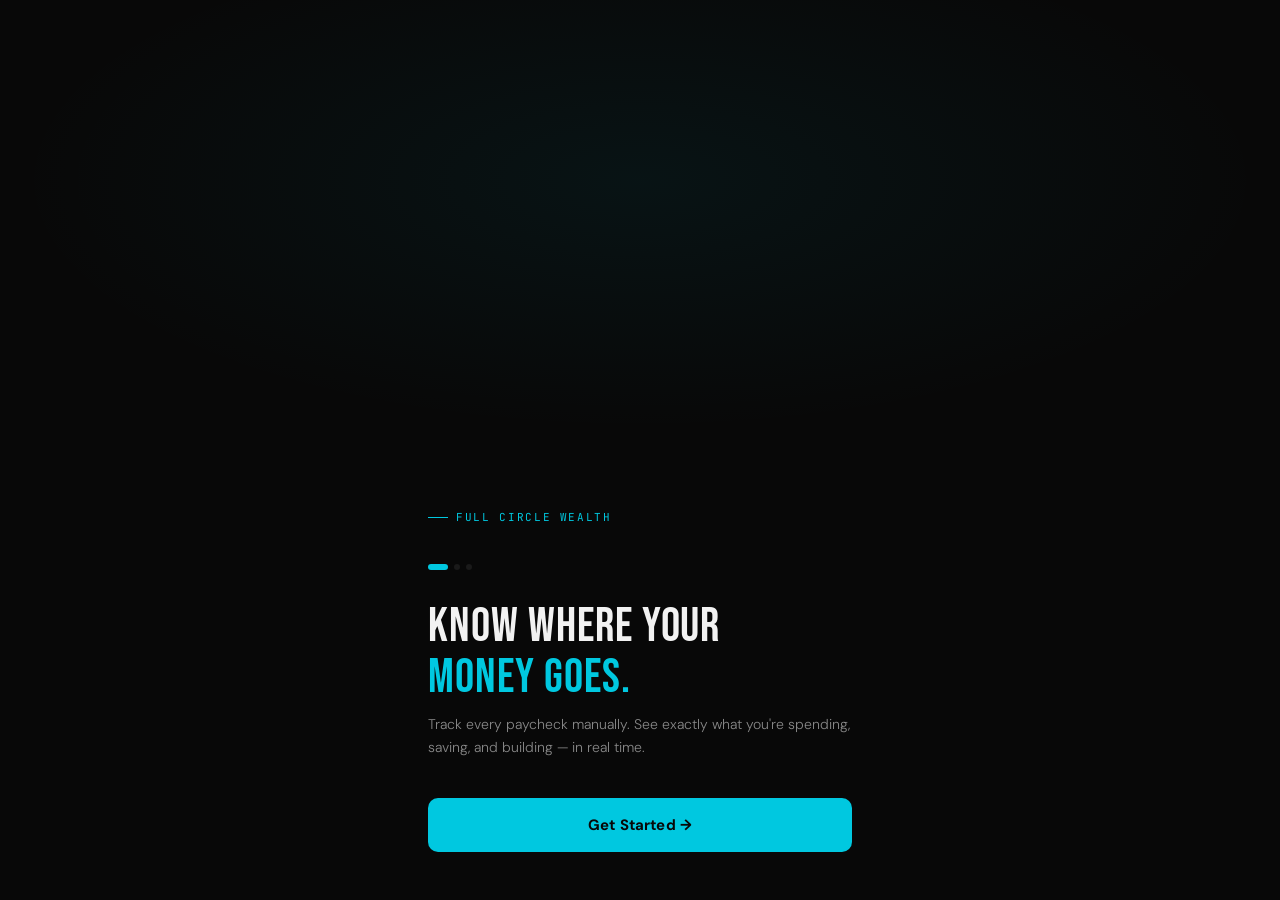
<file: links/tracker.html>
<!DOCTYPE html>
<html lang="en">
<head>
<meta charset="UTF-8">
<meta name="viewport" content="width=device-width, initial-scale=1.0, maximum-scale=1.0, user-scalable=no">
<title>FCW Money Tracker</title>
<link rel="preconnect" href="https://fonts.googleapis.com">
<link href="https://fonts.googleapis.com/css2?family=Bebas+Neue&family=DM+Sans:wght@300;400;500;700&family=JetBrains+Mono:wght@300;400;500&display=swap" rel="stylesheet">
<style>
:root {
  --bg:        #080808;
  --s1:        #0C0C0C;
  --s2:        #111111;
  --s3:        #1A1A1A;
  --border:    rgba(255,255,255,0.07);
  --border2:   rgba(255,255,255,0.12);
  --text:      #f2f2f2;
  --text2:     #888;
  --text3:     #444;
  --cyan:      #00C8E0;
  --cyan2:     rgba(0,200,224,0.08);
  --cyan3:     rgba(0,200,224,0.18);
  --red:       #E24B4A;
  --red2:      rgba(226,75,74,0.08);
  --amber:     #F4A227;
  --amber2:    rgba(244,162,39,0.1);
  --blue:      #5b9cf6;
  --blue2:     rgba(91,156,246,0.1);
  --r:         16px;
  --r-sm:      10px;
  --r-xs:      6px;
}
*{box-sizing:border-box;margin:0;padding:0;-webkit-tap-highlight-color:transparent}
html,body{height:100%}
body{
  font-family:'DM Sans',sans-serif;
  background:var(--bg);
  color:var(--text);
  min-height:100%;
  overscroll-behavior:none;
  -webkit-font-smoothing:antialiased;
}
::-webkit-scrollbar{width:0;height:0}

/* ── ONBOARDING ── */
#onboarding{
  position:fixed;inset:0;z-index:999;
  background:var(--bg);
  display:flex;flex-direction:column;
  align-items:center;justify-content:flex-end;
  padding:0 0 48px;
}
.ob-bg{
  position:absolute;inset:0;
  background:radial-gradient(ellipse 70% 40% at 50% 20%, rgba(0,200,224,0.06) 0%, transparent 70%);
  pointer-events:none;
}
.ob-content{
  width:100%;max-width:480px;
  padding:0 28px;
  position:relative;z-index:1;
  animation:fadeUp 0.5s ease both;
}
.ob-logo{
  font-size:11px;letter-spacing:0.15em;text-transform:uppercase;
  color:var(--cyan);font-family:'JetBrains Mono',monospace;
  margin-bottom:40px;display:flex;align-items:center;gap:8px;
}
.ob-logo::before{content:'';width:20px;height:1px;background:var(--cyan);}
.ob-step{display:none;animation:fadeUp 0.3s ease both}
.ob-step.active{display:block}
.ob-h{font-family:'Bebas Neue',sans-serif;font-size:48px;line-height:1.05;margin-bottom:10px;letter-spacing:0.02em}
.ob-h span{color:var(--cyan)}
.ob-sub{font-size:14px;color:var(--text2);margin-bottom:32px;line-height:1.6;font-weight:300}
.ob-field{margin-bottom:16px}
.ob-label{font-size:10px;letter-spacing:0.12em;text-transform:uppercase;
  font-family:'JetBrains Mono',monospace;color:var(--text3);margin-bottom:8px;display:block}
.ob-input{
  width:100%;background:var(--s2);border:1px solid var(--border2);
  color:var(--text);border-radius:var(--r-sm);padding:15px 16px;
  font-size:16px;font-family:'DM Sans',sans-serif;outline:none;
  transition:border-color 0.2s;
}
.ob-input:focus{border-color:var(--cyan)}
.ob-input::placeholder{color:var(--text3)}
select.ob-input{cursor:pointer;appearance:none;
  background-image:url("data:image/svg+xml,%3Csvg xmlns='http://www.w3.org/2000/svg' width='12' height='8' viewBox='0 0 12 8'%3E%3Cpath d='M1 1l5 5 5-5' stroke='%23555' stroke-width='1.5' fill='none'/%3E%3C/svg%3E");
  background-repeat:no-repeat;background-position:right 14px center;}
.ob-btn{
  width:100%;background:var(--cyan);color:#080808;border:none;
  border-radius:var(--r-sm);padding:17px;font-size:15px;font-weight:700;
  font-family:'DM Sans',sans-serif;cursor:pointer;letter-spacing:0.01em;
  transition:opacity 0.15s,transform 0.1s;margin-top:8px;
}
.ob-btn:active{opacity:0.85;transform:scale(0.99)}
.ob-skip{
  background:none;border:none;color:var(--text3);font-size:13px;
  font-family:'DM Sans',sans-serif;cursor:pointer;margin-top:16px;
  width:100%;text-align:center;padding:8px;
}
.ob-dots{display:flex;gap:6px;margin-bottom:32px}
.ob-dot{width:6px;height:6px;border-radius:3px;background:var(--s3);transition:all 0.3s}
.ob-dot.active{background:var(--cyan);width:20px}

/* ── APP ── */
#app{display:none;min-height:100vh;padding-bottom:100px}

/* ── HEADER ── */
.hdr{
  position:sticky;top:0;z-index:50;
  background:rgba(8,8,8,0.92);
  backdrop-filter:blur(20px);-webkit-backdrop-filter:blur(20px);
  border-bottom:1px solid var(--border);
}
.hdr-top{
  display:flex;align-items:center;justify-content:space-between;
  padding:14px 20px 0;
}
.hdr-brand{font-size:13px;font-weight:700;letter-spacing:0.02em;
  display:flex;align-items:center;gap:6px}
.hdr-brand-dot{width:7px;height:7px;border-radius:50%;background:var(--cyan);box-shadow:0 0 6px var(--cyan)}
.hdr-name{font-size:11px;color:var(--text3);font-family:'JetBrains Mono',monospace;margin-top:1px}
.hdr-right{display:flex;gap:8px;align-items:center}
.hbtn{
  background:var(--s2);border:1px solid var(--border);color:var(--text2);
  border-radius:var(--r-xs);padding:7px 12px;font-size:11px;
  font-family:'JetBrains Mono',monospace;cursor:pointer;
  transition:all 0.15s;letter-spacing:0.05em;white-space:nowrap;
}
.hbtn:hover{background:var(--s3);color:var(--text)}
.hbtn.cyan{background:var(--cyan);color:#080808;border-color:var(--cyan);font-weight:500}

/* ── MONTH STRIP ── */
.month-strip{
  display:flex;gap:6px;padding:10px 20px;
  overflow-x:auto;scrollbar-width:none;
}
.m-chip{
  flex-shrink:0;padding:5px 14px;border-radius:20px;
  font-size:11px;font-family:'JetBrains Mono',monospace;
  cursor:pointer;border:1px solid var(--border);color:var(--text2);
  background:transparent;transition:all 0.15s;white-space:nowrap;
}
.m-chip.active{background:var(--cyan);color:#080808;border-color:var(--cyan);font-weight:500}

/* ── MAIN ── */
.main{padding:16px 20px;max-width:600px;margin:0 auto}

/* ── SECTION HEADER ── */
.sec-hdr{
  display:flex;align-items:center;justify-content:space-between;
  margin-bottom:12px;
}
.sec-title{
  font-size:10px;letter-spacing:0.12em;text-transform:uppercase;
  font-family:'JetBrains Mono',monospace;color:var(--text3);
}
.sec-action{
  background:none;border:1px solid var(--border2);color:var(--text2);
  border-radius:var(--r-xs);padding:3px 10px;font-size:11px;
  font-family:'JetBrains Mono',monospace;cursor:pointer;transition:all 0.15s;
}
.sec-action:hover{background:var(--s2);color:var(--text)}

/* ── SUMMARY CARD ── */
.sum-card{
  background:var(--s1);border:1px solid var(--border);
  border-radius:var(--r);padding:20px;margin-bottom:14px;
  position:relative;overflow:hidden;
}
.sum-card::before{
  content:'';position:absolute;top:-40px;right:-40px;
  width:140px;height:140px;
  background:radial-gradient(circle, rgba(0,200,224,0.05) 0%, transparent 70%);
  pointer-events:none;
}
.sum-month{font-size:11px;color:var(--text3);font-family:'JetBrains Mono',monospace;margin-bottom:14px}
.sum-income{font-family:'Bebas Neue',sans-serif;font-size:44px;letter-spacing:0.02em;line-height:1;margin-bottom:2px}
.sum-income-sub{font-size:12px;color:var(--text2);margin-bottom:18px}
.sum-ring-row{display:flex;align-items:center;gap:14px;margin-bottom:18px}
.sum-ring-wrap{position:relative;width:72px;height:72px;flex-shrink:0}
.sum-ring-wrap svg{transform:rotate(-90deg)}
.sum-ring-center{
  position:absolute;inset:0;display:flex;flex-direction:column;
  align-items:center;justify-content:center;
  font-family:'JetBrains Mono',monospace;
}
.sum-ring-pct{font-size:14px;font-weight:500}
.sum-ring-label{font-size:8px;color:var(--text3);letter-spacing:0.05em;margin-top:1px}
.sum-ring-legend{flex:1;display:flex;flex-direction:column;gap:8px}
.sum-legend-row{display:flex;justify-content:space-between;align-items:center}
.sum-legend-left{display:flex;align-items:center;gap:7px;font-size:12px;color:var(--text2)}
.sum-legend-dot{width:7px;height:7px;border-radius:50%;flex-shrink:0}
.sum-legend-val{font-family:'JetBrains Mono',monospace;font-size:12px;font-weight:500}
.sum-grid{display:grid;grid-template-columns:1fr 1fr;gap:8px}
.sum-tile{background:var(--s2);border:1px solid var(--border);border-radius:var(--r-sm);padding:12px}
.sum-tile-label{font-size:9px;color:var(--text3);font-family:'JetBrains Mono',monospace;
  text-transform:uppercase;letter-spacing:0.1em;margin-bottom:5px}
.sum-tile-val{font-size:20px;font-weight:700;letter-spacing:-0.02em}
.c-cyan{color:var(--cyan)}
.c-red{color:var(--red)}
.c-blue{color:var(--blue)}
.c-amber{color:var(--amber)}

/* ── BOTTLENECK ── */
.bnk-card{
  background:var(--s1);border:1px solid rgba(226,75,74,0.2);
  border-radius:var(--r);padding:18px 20px;margin-bottom:14px;
}
.bnk-tag{
  display:inline-block;font-family:'JetBrains Mono',monospace;font-size:9px;
  letter-spacing:0.14em;text-transform:uppercase;color:var(--red);
  background:var(--red2);border:1px solid rgba(226,75,74,0.2);
  padding:3px 8px;border-radius:4px;margin-bottom:10px;
}
.bnk-cat{font-family:'Bebas Neue',sans-serif;font-size:30px;letter-spacing:0.02em;margin-bottom:2px}
.bnk-sub{font-size:12px;color:var(--text2)}
.bnk-amt{font-family:'JetBrains Mono',monospace;font-size:28px;color:var(--red);font-weight:500;margin-top:10px}
.bnk-compare{font-size:11px;color:var(--text3);margin-top:4px;font-family:'JetBrains Mono',monospace}

/* ── INSIGHTS ── */
.ins-list{margin-bottom:14px}
.ins-row{
  background:var(--s1);border:1px solid var(--border);
  border-radius:var(--r-sm);padding:13px 16px;margin-bottom:8px;
  font-size:13px;color:var(--text2);
  display:flex;gap:10px;align-items:flex-start;line-height:1.55;
  font-weight:300;
}
.ins-pip{width:5px;height:5px;border-radius:50%;margin-top:5px;flex-shrink:0}

/* ── LIMITS ── */
.limits-card{
  background:var(--s1);border:1px solid var(--border);
  border-radius:var(--r);padding:18px 20px;margin-bottom:14px;
}
.lim-row{margin-bottom:14px}
.lim-row:last-child{margin-bottom:0}
.lim-info{display:flex;justify-content:space-between;align-items:center;margin-bottom:6px}
.lim-name{font-size:13px;font-weight:500}
.lim-nums{font-family:'JetBrains Mono',monospace;font-size:11px}
.lim-badge{
  display:inline-block;font-size:9px;letter-spacing:0.08em;text-transform:uppercase;
  font-family:'JetBrains Mono',monospace;padding:2px 7px;border-radius:3px;margin-left:6px;
}
.badge-ok{background:var(--cyan2);color:var(--cyan);border:1px solid rgba(0,200,224,0.2)}
.badge-warn{background:var(--amber2);color:var(--amber);border:1px solid rgba(244,162,39,0.2)}
.badge-over{background:var(--red2);color:var(--red);border:1px solid rgba(226,75,74,0.2)}
.lim-track{height:4px;background:var(--s3);border-radius:2px;overflow:hidden}
.lim-fill{height:100%;border-radius:2px;transition:width 0.5s ease}
.lim-fill.ok{background:var(--cyan)}
.lim-fill.warn{background:var(--amber)}
.lim-fill.over{background:var(--red)}

/* ── ADD PAYCHECK BTN ── */
.add-pc-btn{
  width:100%;background:transparent;border:1px dashed rgba(0,200,224,0.3);
  color:var(--cyan);border-radius:var(--r);padding:16px;
  font-size:14px;font-weight:600;font-family:'DM Sans',sans-serif;
  cursor:pointer;letter-spacing:0.01em;margin-bottom:14px;
  transition:all 0.2s;
}
.add-pc-btn:hover{background:var(--cyan2);border-style:solid;border-color:var(--cyan)}
.add-pc-btn:active{transform:scale(0.99)}

/* ── PAYCHECK CARD ── */
.pc-card{
  background:var(--s1);border:1px solid var(--border);
  border-radius:var(--r);margin-bottom:14px;overflow:hidden;
  transition:border-color 0.2s;
}
.pc-card:hover{border-color:var(--border2)}
.pc-hdr{
  padding:18px 20px;cursor:pointer;user-select:none;
  display:flex;align-items:flex-start;justify-content:space-between;
  border-bottom:1px solid transparent;transition:border-color 0.2s;
}
.pc-card.open .pc-hdr{border-color:var(--border)}
.pc-date{font-size:10px;color:var(--text3);font-family:'JetBrains Mono',monospace;
  letter-spacing:0.08em;margin-bottom:4px}
.pc-amount{font-family:'Bebas Neue',sans-serif;font-size:34px;letter-spacing:0.02em;line-height:1}
.pc-note{font-size:12px;color:var(--text2);margin-top:3px}
.pc-chevron{
  font-size:14px;color:var(--text3);padding-top:6px;
  transition:transform 0.25s;flex-shrink:0;
}
.pc-card.open .pc-chevron{transform:rotate(180deg)}
.pc-ring-row{display:flex;align-items:center;gap:8px;margin-top:10px}
.pc-ring-seg{height:3px;border-radius:2px;transition:flex 0.4s ease}

/* ── TABS ── */
.pc-body{display:none;animation:fadeIn 0.2s ease}
.pc-card.open .pc-body{display:block}
.pc-tabs{display:flex;border-bottom:1px solid var(--border)}
.pc-tab{
  flex:1;text-align:center;padding:11px 6px;font-size:11px;
  font-family:'JetBrains Mono',monospace;letter-spacing:0.06em;
  cursor:pointer;color:var(--text3);border-bottom:2px solid transparent;
  margin-bottom:-1px;transition:all 0.15s;user-select:none;
}
.pc-tab.active{color:var(--cyan);border-color:var(--cyan)}

/* ── TAB PANELS ── */
.pc-panel{display:none;padding:16px 20px;animation:fadeIn 0.15s ease}
.pc-panel.active{display:block}

/* Balance panel */
.bal-remain{
  font-family:'Bebas Neue',sans-serif;font-size:40px;letter-spacing:0.02em;line-height:1;margin-bottom:3px;
}
.bal-sub{font-size:12px;color:var(--text2);margin-bottom:16px;font-weight:300}
.bal-progress{height:6px;background:var(--s3);border-radius:3px;overflow:hidden;margin-bottom:16px}
.bal-fill{height:100%;border-radius:3px;transition:width 0.5s ease}
.bal-rows{}
.bal-row{
  display:flex;justify-content:space-between;align-items:center;
  padding:8px 0;border-bottom:1px solid var(--border);font-size:13px;
}
.bal-row:last-child{border-bottom:none}
.bal-row-label{color:var(--text2);display:flex;align-items:center;gap:7px;font-weight:300}
.bal-row-label::before{content:'';width:6px;height:6px;border-radius:50%;background:currentColor;flex-shrink:0}
.bal-row-val{font-family:'JetBrains Mono',monospace;font-size:13px;font-weight:500}

/* Allocation panel */
.alloc-item{
  display:flex;align-items:center;justify-content:space-between;
  padding:10px 0;border-bottom:1px solid var(--border);
}
.alloc-item:last-child{border-bottom:none}
.alloc-left{display:flex;align-items:center;gap:10px}
.alloc-icon{
  width:32px;height:32px;border-radius:var(--r-xs);
  background:var(--s3);border:1px solid var(--border);
  display:flex;align-items:center;justify-content:center;font-size:15px;flex-shrink:0;
}
.alloc-name{font-size:13px;font-weight:500}
.alloc-note{font-size:11px;color:var(--text3);font-family:'JetBrains Mono',monospace}
.alloc-right{display:flex;align-items:center;gap:8px}
.alloc-amt{font-family:'JetBrains Mono',monospace;font-size:13px;font-weight:500}

/* Transaction panel */
.tx-item{
  display:flex;align-items:center;justify-content:space-between;
  padding:10px 0;border-bottom:1px solid var(--border);
}
.tx-item:last-child{border-bottom:none}
.tx-left{display:flex;align-items:center;gap:10px}
.tx-icon{
  width:32px;height:32px;border-radius:var(--r-xs);
  background:var(--s3);border:1px solid var(--border);
  display:flex;align-items:center;justify-content:center;font-size:15px;flex-shrink:0;
}
.tx-desc{font-size:13px;font-weight:500}
.tx-meta{display:flex;align-items:center;gap:6px;margin-top:2px}
.tx-cat-chip{
  font-size:9px;letter-spacing:0.08em;text-transform:uppercase;
  font-family:'JetBrains Mono',monospace;
  padding:2px 6px;border-radius:3px;
  background:var(--s3);color:var(--text3);border:1px solid var(--border);
}
.tx-date-label{font-size:10px;color:var(--text3);font-family:'JetBrains Mono',monospace}
.tx-right{display:flex;align-items:center;gap:8px;text-align:right}
.tx-amt{font-family:'JetBrains Mono',monospace;font-size:13px;font-weight:500}

.x-btn{
  background:none;border:none;color:var(--text3);cursor:pointer;
  padding:4px 6px;font-size:13px;line-height:1;
  border-radius:4px;transition:all 0.15s;
}
.x-btn:hover{color:var(--red);background:var(--red2)}

.empty{
  text-align:center;padding:28px 20px;
  color:var(--text3);font-size:12px;font-family:'JetBrains Mono',monospace;
  letter-spacing:0.05em;
}
.empty-icon{font-size:24px;margin-bottom:8px}

.paste-into-btn{
  width:100%;background:none;border:none;
  color:var(--cyan);font-size:11px;font-family:'JetBrains Mono',monospace;
  cursor:pointer;padding:12px;text-align:center;letter-spacing:0.06em;
  border-top:1px solid var(--border);transition:color 0.15s;
}
.paste-into-btn:hover{color:#fff;}
.del-pc-btn{
  width:100%;background:none;border:none;
  color:var(--text3);font-size:11px;font-family:'JetBrains Mono',monospace;
  cursor:pointer;padding:12px;text-align:center;letter-spacing:0.06em;
  border-top:1px solid var(--border);transition:color 0.15s;
}
.del-pc-btn:hover{color:var(--red)}

/* ── MODAL ── */
.modal-wrap{
  display:none;position:fixed;inset:0;z-index:200;
  align-items:flex-end;justify-content:center;
  background:rgba(0,0,0,0.6);
  backdrop-filter:blur(4px);-webkit-backdrop-filter:blur(4px);
}
.modal-wrap.open{display:flex}
.modal{
  background:var(--s1);
  border:1px solid var(--border2);
  border-radius:22px 22px 0 0;
  padding:24px 22px 44px;
  width:100%;max-width:600px;
  animation:slideUp 0.22s cubic-bezier(0.32,0.72,0,1) both;
  max-height:90vh;overflow-y:auto;
}
.modal-drag{
  width:40px;height:4px;border-radius:2px;background:var(--s3);
  margin:0 auto 20px;
}
.modal-title{
  font-size:20px;font-weight:700;letter-spacing:-0.01em;
  margin-bottom:20px;display:flex;justify-content:space-between;align-items:center;
}
.modal-close{
  background:var(--s2);border:1px solid var(--border);color:var(--text2);
  border-radius:var(--r-xs);width:30px;height:30px;
  display:flex;align-items:center;justify-content:center;
  cursor:pointer;font-size:15px;flex-shrink:0;
  transition:all 0.15s;
}
.modal-close:hover{background:var(--s3);color:var(--text)}
.f-group{margin-bottom:15px}
.f-label{
  font-size:10px;letter-spacing:0.1em;text-transform:uppercase;
  font-family:'JetBrains Mono',monospace;color:var(--text3);
  margin-bottom:7px;display:block;
}
.f-input{
  width:100%;background:var(--s2);border:1px solid var(--border2);
  color:var(--text);border-radius:var(--r-sm);padding:13px 15px;
  font-size:16px;font-family:'DM Sans',sans-serif;outline:none;
  transition:border-color 0.2s;-webkit-appearance:none;
}
.f-input:focus{border-color:var(--cyan)}
.f-input::placeholder{color:var(--text3)}
select.f-input{
  cursor:pointer;
  background-image:url("data:image/svg+xml,%3Csvg xmlns='http://www.w3.org/2000/svg' width='12' height='8'%3E%3Cpath d='M1 1l5 5 5-5' stroke='%23555' stroke-width='1.5' fill='none'/%3E%3C/svg%3E");
  background-repeat:no-repeat;background-position:right 14px center;
  background-color:var(--s2);
}
.f-row{display:grid;grid-template-columns:1fr 1fr;gap:12px}
.f-btn{
  width:100%;background:var(--cyan);color:#080808;border:none;
  border-radius:var(--r-sm);padding:16px;font-size:15px;font-weight:700;
  font-family:'DM Sans',sans-serif;cursor:pointer;margin-top:8px;
  transition:opacity 0.15s,transform 0.1s;
}
.f-btn:active{opacity:0.85;transform:scale(0.99)}

.lim-modal-item{
  display:flex;align-items:center;justify-content:space-between;
  padding:10px 0;border-bottom:1px solid var(--border);
}
.lim-modal-item:last-child{border-bottom:none}

/* ── TOAST ── */
.toast{
  position:fixed;bottom:100px;left:50%;transform:translateX(-50%) translateY(10px);
  background:var(--s3);border:1px solid var(--border2);
  color:var(--text);padding:11px 20px;border-radius:40px;
  font-size:13px;font-family:'JetBrains Mono',monospace;letter-spacing:0.04em;
  z-index:500;opacity:0;transition:all 0.25s ease;pointer-events:none;white-space:nowrap;
}
.toast.show{opacity:1;transform:translateX(-50%) translateY(0)}

/* ── SETTINGS ── */
.settings-wrap{
  display:none;position:fixed;inset:0;z-index:300;
  background:var(--bg);overflow-y:auto;padding:24px 20px 60px;
  animation:fadeIn 0.2s ease;
}
.settings-wrap.open{display:block}
.settings-hdr{display:flex;align-items:center;justify-content:space-between;margin-bottom:32px}
.settings-back{
  background:none;border:none;color:var(--text2);font-size:14px;
  font-family:'DM Sans',sans-serif;cursor:pointer;display:flex;align-items:center;gap:6px;
}
.settings-title{font-size:20px;font-weight:700}
.setting-danger{
  background:var(--red2);border:1px solid rgba(226,75,74,0.2);
  border-radius:var(--r-sm);padding:14px 16px;
  margin-top:24px;cursor:pointer;width:100%;
  font-size:14px;color:var(--red);font-weight:600;font-family:'DM Sans',sans-serif;
  text-align:center;transition:all 0.15s;
}
.setting-danger:hover{background:rgba(226,75,74,0.15)}

/* ── EXPORT ── */
.exp-wrap{position:relative}
.exp-menu{
  display:none;position:absolute;top:calc(100% + 6px);right:0;
  background:var(--s2);border:1px solid var(--border2);
  border-radius:var(--r-sm);overflow:hidden;z-index:100;min-width:120px;
}
.exp-menu.open{display:block}
.exp-opt{
  padding:11px 16px;font-size:12px;font-family:'JetBrains Mono',monospace;
  color:var(--text);cursor:pointer;border-bottom:1px solid var(--border);
  transition:background 0.1s;
}
.exp-opt:last-child{border-bottom:none}
.exp-opt:hover{background:var(--s3)}

@keyframes fadeUp{from{opacity:0;transform:translateY(16px)}to{opacity:1;transform:translateY(0)}}
@keyframes fadeIn{from{opacity:0}to{opacity:1}}
@keyframes slideUp{from{transform:translateY(60px);opacity:0}to{transform:translateY(0);opacity:1}}

.divider{height:1px;background:var(--border);margin:12px 0}
.gap14{margin-bottom:14px}

/* ── PASTE NOTES ── */
.paste-area{
  width:100%;background:var(--s2);border:1px solid var(--border2);
  color:var(--text);border-radius:var(--r-sm);padding:13px 15px;
  font-size:13px;font-family:'JetBrains Mono',monospace;outline:none;
  transition:border-color 0.2s;resize:vertical;min-height:160px;
  line-height:1.7;
}
.paste-area:focus{border-color:var(--cyan)}
.paste-area::placeholder{color:var(--text3)}
.parsed-list{display:flex;flex-direction:column;gap:6px;margin-bottom:16px;max-height:320px;overflow-y:auto;}
.parsed-row{
  display:grid;grid-template-columns:1fr auto auto;
  gap:8px;align-items:center;
  background:var(--s2);border:1px solid var(--border);
  border-radius:var(--r-xs);padding:9px 12px;
}
.parsed-row.income-row{border-color:rgba(0,200,224,0.2);background:#071F22;}
.parsed-row.invest-row{border-color:rgba(91,156,246,0.2);background:#0A1020;}
.parsed-row.skip-row{opacity:0.35;}
.parsed-desc{font-size:12px;color:var(--text);white-space:nowrap;overflow:hidden;text-overflow:ellipsis;}
.parsed-amt{font-family:'JetBrains Mono',monospace;font-size:13px;font-weight:500;white-space:nowrap;}
.parsed-cat{
  font-size:10px;padding:2px 7px;border-radius:3px;
  font-family:'JetBrains Mono',monospace;letter-spacing:0.06em;
  border:1px solid var(--border);background:var(--s3);color:var(--text2);
  cursor:pointer;white-space:nowrap;
}
.parsed-cat:hover{border-color:var(--cyan);color:var(--cyan);}
.parsed-summary{
  background:var(--s2);border:1px solid var(--border);border-radius:var(--r-sm);
  padding:12px 14px;margin-bottom:14px;
  display:grid;grid-template-columns:repeat(3,1fr);gap:8px;text-align:center;
}
.ps-val{font-family:'JetBrains Mono',monospace;font-size:16px;font-weight:500;}
.ps-lbl{font-size:9px;color:var(--text3);letter-spacing:0.08em;text-transform:uppercase;margin-top:2px;}
.day-header{
  font-size:10px;letter-spacing:0.1em;text-transform:uppercase;
  font-family:'JetBrains Mono',monospace;color:var(--text3);
  padding:8px 0 4px;
}
.cat-picker-wrap{
  display:none;position:fixed;inset:0;z-index:400;
  background:rgba(0,0,0,0.7);
  align-items:flex-end;justify-content:center;
}
.cat-picker-wrap.open{display:flex;}
.cat-picker{
  background:var(--s1);border:1px solid var(--border2);
  border-radius:22px 22px 0 0;padding:20px 20px 40px;
  width:100%;max-width:600px;
  animation:slideUp 0.2s cubic-bezier(0.32,0.72,0,1) both;
}
.cat-picker-title{font-size:14px;font-weight:500;margin-bottom:14px;color:var(--text2);}
.cat-opts{display:flex;flex-wrap:wrap;gap:8px;}
.cat-opt{
  padding:8px 14px;border-radius:20px;border:1px solid var(--border2);
  background:var(--s2);color:var(--text2);font-size:12px;
  font-family:'JetBrains Mono',monospace;cursor:pointer;transition:all 0.15s;
}
.cat-opt:hover,.cat-opt.selected{border-color:var(--cyan);color:var(--cyan);background:var(--cyan2);}
.hbtn.paste{background:var(--cyan2);border-color:rgba(0,200,224,0.3);color:var(--cyan);}
</style>
</head>
<body>

<!-- ══════════════ ONBOARDING ══════════════ -->
<div id="onboarding">
  <div class="ob-bg"></div>
  <div class="ob-content">
    <div class="ob-logo">Full Circle Wealth</div>
    <div class="ob-dots">
      <div class="ob-dot active" id="dot0"></div>
      <div class="ob-dot" id="dot1"></div>
      <div class="ob-dot" id="dot2"></div>
    </div>

    <!-- Step 0 -->
    <div class="ob-step active" id="ob0">
      <div class="ob-h">Know where your<br><span>money goes.</span></div>
      <div class="ob-sub">Track every paycheck manually. See exactly what you're spending, saving, and building — in real time.</div>
      <button class="ob-btn" onclick="obNext(0)">Get Started →</button>
    </div>

    <!-- Step 1 -->
    <div class="ob-step" id="ob1">
      <div class="ob-h">What do we<br><span>call you?</span></div>
      <div class="ob-sub">Only stored on your device. Never shared.</div>
      <div class="ob-field">
        <label class="ob-label">Your Name</label>
        <input class="ob-input" id="ob_name" type="text" placeholder="e.g. Alex" autocomplete="off">
      </div>
      <div class="ob-field">
        <label class="ob-label">Currency</label>
        <select class="ob-input" id="ob_currency">
          <option value="$">$ — US Dollar</option>
          <option value="€">€ — Euro</option>
          <option value="£">£ — British Pound</option>
          <option value="¥">¥ — Yen / Yuan</option>
          <option value="₦">₦ — Naira</option>
          <option value="R">R — Rand</option>
          <option value="₹">₹ — Rupee</option>
          <option value="C$">C$ — Canadian Dollar</option>
          <option value="A$">A$ — Australian Dollar</option>
        </select>
      </div>
      <button class="ob-btn" onclick="obNext(1)">Continue →</button>
      <button class="ob-skip" onclick="obSkip()">Skip for now</button>
    </div>

    <!-- Step 2 -->
    <div class="ob-step" id="ob2">
      <div class="ob-h">Set your default<br><span>paycheck.</span></div>
      <div class="ob-sub">We'll pre-fill it every time you add a new one. You can always change it.</div>
      <div class="ob-field">
        <label class="ob-label">Default Paycheck Amount</label>
        <input class="ob-input" id="ob_pc_amt" type="number" placeholder="0.00" step="0.01">
      </div>
      <div class="ob-field">
        <label class="ob-label">Pay Frequency</label>
        <select class="ob-input" id="ob_freq">
          <option value="biweekly">Biweekly</option>
          <option value="weekly">Weekly</option>
          <option value="monthly">Monthly</option>
          <option value="semimonthly">Semi-monthly</option>
          <option value="irregular">Irregular / Shift work</option>
        </select>
      </div>
      <button class="ob-btn" onclick="obFinish()">Start Tracking →</button>
      <button class="ob-skip" onclick="obFinish()">Skip</button>
    </div>
  </div>
</div>

<!-- ══════════════ APP ══════════════ -->
<div id="app">

  <header class="hdr">
    <div class="hdr-top">
      <div>
        <div class="hdr-brand"><div class="hdr-brand-dot"></div>Full Circle Wealth</div>
        <div class="hdr-name" id="hdrName"></div>
      </div>
      <div class="hdr-right">
        <div class="exp-wrap">
          <button class="hbtn" onclick="toggleExp()">Export ↓</button>
          <div class="exp-menu" id="expMenu">
            <div class="exp-opt" onclick="exportJSON()">JSON</div>
            <div class="exp-opt" onclick="exportCSV()">CSV</div>
            <div class="exp-opt" onclick="exportSnapshot()">Snapshot</div>
          </div>
        </div>
        <button class="hbtn paste" onclick="openPasteNotes()">Paste Notes</button>
        <button class="hbtn" onclick="openLimits()">Limits</button>
        <button class="hbtn" onclick="openSettings()">⚙</button>
      </div>
    </div>
    <div class="month-strip" id="monthStrip"></div>
  </header>

  <div class="main">
    <div id="summarySection"></div>
    <div id="bottleneckSection"></div>
    <div id="insightsSection"></div>
    <div id="limitsSection"></div>
    <button class="add-pc-btn" onclick="openAddPaycheck()">+ Log a Paycheck</button>
    <div id="pcList"></div>
  </div>
</div>

<!-- ══════════════ MODALS ══════════════ -->

<div class="modal-wrap" id="pcModal">
  <div class="modal">
    <div class="modal-drag"></div>
    <div class="modal-title">Log Paycheck <div class="modal-close" onclick="closeModal('pcModal')">✕</div></div>
    <div class="f-group"><label class="f-label">Date</label><input type="date" id="pc_date" class="f-input"></div>
    <div class="f-group"><label class="f-label">Amount</label><input type="number" id="pc_amt" class="f-input" placeholder="0.00" step="0.01"></div>
    <div class="f-group"><label class="f-label">Note (optional)</label><input type="text" id="pc_note" class="f-input" placeholder="e.g. biweekly pay"></div>
    <div class="f-group">
      <label class="f-label">Save as Default?</label>
      <select id="pc_tmpl" class="f-input">
        <option value="">No</option>
        <option value="yes">Yes — save as my default amount</option>
      </select>
    </div>
    <button class="f-btn" onclick="submitPaycheck()">Save Paycheck</button>
  </div>
</div>

<div class="modal-wrap" id="editPcModal">
  <div class="modal">
    <div class="modal-drag"></div>
    <div class="modal-title">Edit Paycheck <div class="modal-close" onclick="closeModal('editPcModal')">✕</div></div>
    <div class="f-group"><label class="f-label">Date</label><input type="date" id="edit_pc_date" class="f-input"></div>
    <div class="f-group"><label class="f-label">Amount</label><input type="number" id="edit_pc_amt" class="f-input" placeholder="0.00" step="0.01"></div>
    <div class="f-group"><label class="f-label">Note (optional)</label><input type="text" id="edit_pc_note" class="f-input" placeholder="e.g. biweekly pay"></div>
    <button class="f-btn" onclick="submitEditPaycheck()">Save Changes</button>
  </div>
</div>

<div class="modal-wrap" id="allocModal">
  <div class="modal">
    <div class="modal-drag"></div>
    <div class="modal-title">Add Allocation <div class="modal-close" onclick="closeModal('allocModal')">✕</div></div>
    <div class="f-group">
      <label class="f-label">Category</label>
      <select id="al_cat" class="f-input" onchange="checkAllocCustom()">
        <option value="Rent">🏠 Rent</option>
        <option value="Groceries">🛒 Groceries</option>
        <option value="Eating Out">🍔 Eating Out</option>
        <option value="Transportation">🚌 Transportation</option>
        <option value="Investing">📈 Investing</option>
        <option value="Savings">💰 Savings</option>
        <option value="Miscellaneous">📦 Miscellaneous</option>
        <option value="__custom">✏️ Custom…</option>
      </select>
    </div>
    <div class="f-group" id="al_customGroup" style="display:none">
      <label class="f-label">Custom Name</label>
      <input type="text" id="al_custom" class="f-input" placeholder="e.g. Subscriptions">
    </div>
    <div class="f-group"><label class="f-label">Amount</label><input type="number" id="al_amt" class="f-input" placeholder="0.00" step="0.01"></div>
    <div class="f-group"><label class="f-label">Note (optional)</label><input type="text" id="al_note" class="f-input" placeholder="e.g. VOO shares"></div>
    <button class="f-btn" onclick="submitAlloc()">Save Allocation</button>
  </div>
</div>

<div class="modal-wrap" id="txModal">
  <div class="modal">
    <div class="modal-drag"></div>
    <div class="modal-title">Add Transaction <div class="modal-close" onclick="closeModal('txModal')">✕</div></div>
    <div class="f-row">
      <div class="f-group"><label class="f-label">Date</label><input type="date" id="tx_date" class="f-input"></div>
      <div class="f-group"><label class="f-label">Amount</label><input type="number" id="tx_amt" class="f-input" placeholder="0.00" step="0.01"></div>
    </div>
    <div class="f-group">
      <label class="f-label">Category</label>
      <select id="tx_cat" class="f-input" onchange="checkTxCustom()">
        <option value="Food">🍔 Food / Eating Out</option>
        <option value="Groceries">🛒 Groceries</option>
        <option value="Transportation">🚌 Transportation</option>
        <option value="Investing">📈 Investing</option>
        <option value="Savings">💰 Savings</option>
        <option value="Entertainment">🎮 Entertainment</option>
        <option value="Bills">💡 Bills</option>
        <option value="Miscellaneous">📦 Miscellaneous</option>
        <option value="__custom">✏️ Custom…</option>
      </select>
    </div>
    <div class="f-group" id="tx_customGroup" style="display:none">
      <label class="f-label">Custom Category</label>
      <input type="text" id="tx_custom" class="f-input" placeholder="e.g. Clothes">
    </div>
    <div class="f-group"><label class="f-label">Description</label><input type="text" id="tx_desc" class="f-input" placeholder="e.g. Chick-fil-A"></div>
    <button class="f-btn" onclick="submitTx()">Save Transaction</button>
  </div>
</div>

<div class="modal-wrap" id="limModal">
  <div class="modal">
    <div class="modal-drag"></div>
    <div class="modal-title">Spending Limits <div class="modal-close" onclick="closeModal('limModal')">✕</div></div>
    <div id="limListModal" style="margin-bottom:20px"></div>
    <div class="divider"></div>
    <div style="margin-top:16px">
      <div class="f-group">
        <label class="f-label">Category</label>
        <select id="lim_cat" class="f-input">
          <option value="Food">Food / Eating Out</option>
          <option value="Groceries">Groceries</option>
          <option value="Transportation">Transportation</option>
          <option value="Entertainment">Entertainment</option>
          <option value="Miscellaneous">Miscellaneous</option>
        </select>
      </div>
      <div class="f-row">
        <div class="f-group"><label class="f-label">Limit Amount</label><input type="number" id="lim_amt" class="f-input" placeholder="0.00"></div>
        <div class="f-group">
          <label class="f-label">Period</label>
          <select id="lim_period" class="f-input"><option value="monthly">Monthly</option><option value="weekly">Weekly</option></select>
        </div>
      </div>
      <button class="f-btn" onclick="submitLimit()">Set Limit</button>
    </div>
  </div>
</div>

<div class="settings-wrap" id="settingsPanel">
  <div style="max-width:600px;margin:0 auto">
    <div class="settings-hdr">
      <button class="settings-back" onclick="closeSettings()">← Back</button>
      <div class="settings-title">Settings</div>
    </div>
    <div class="sec-title" style="margin-bottom:12px">Profile</div>
    <div class="f-group"><label class="f-label">Your Name</label><input type="text" id="set_name" class="f-input" placeholder="Your name" oninput="liveUpdateName()"></div>
    <div class="f-group">
      <label class="f-label">Currency</label>
      <select id="set_currency" class="f-input" onchange="liveUpdateCurrency()">
        <option value="$">$ — US Dollar</option>
        <option value="€">€ — Euro</option>
        <option value="£">£ — British Pound</option>
        <option value="¥">¥ — Yen / Yuan</option>
        <option value="₦">₦ — Naira</option>
        <option value="R">R — Rand</option>
        <option value="₹">₹ — Rupee</option>
        <option value="C$">C$ — Canadian Dollar</option>
        <option value="A$">A$ — Australian Dollar</option>
      </select>
    </div>
    <div class="f-group"><label class="f-label">Default Paycheck Amount</label><input type="number" id="set_default_pc" class="f-input" placeholder="0.00" oninput="liveUpdateDefault()"></div>
    <div class="divider" style="margin:24px 0"></div>
    <div class="sec-title" style="margin-bottom:12px">Data</div>
    <button class="setting-danger" onclick="clearAllData()">🗑 Clear All Data & Reset</button>
  </div>
</div>

<div class="modal-wrap" id="snapModal">
  <div class="modal">
    <div class="modal-drag"></div>
    <div class="modal-title">Month Snapshot <div class="modal-close" onclick="closeModal('snapModal')">✕</div></div>
    <div id="snapContent"></div>
    <p style="font-size:11px;color:var(--text3);font-family:'JetBrains Mono',monospace;margin-top:14px;text-align:center">Screenshot this to share your progress</p>
  </div>
</div>

<div class="toast" id="toast"></div>

<!-- Paste Into Paycheck Modal -->
<div class="modal-wrap" id="pasteIntoModal">
  <div class="modal">
    <div class="modal-drag"></div>
    <div class="modal-title">Add to Paycheck <div class="modal-close" onclick="closeModal('pasteIntoModal')">✕</div></div>
    <div id="pasteIntoStep1">
      <div class="f-group">
        <label class="f-label">Paste your notes — transactions will be added to this paycheck</label>
        <textarea class="paste-area" id="pasteIntoInput" placeholder="Saturday&#10;– $9 hot mama pizza&#10;– $50 hoodie&#10;&#10;Sunday&#10;$53 flowers from Safeway&#10;$12 Shake Shack"></textarea>
      </div>
      <button class="f-btn" onclick="parseIntoNotes()">Parse →</button>
    </div>
    <div id="pasteIntoStep2" style="display:none;">
      <div class="parsed-summary" id="parsedIntoSummary"></div>
      <div class="parsed-list" id="parsedIntoList"></div>
      <button class="f-btn" onclick="importInto()">Add to Paycheck ✓</button>
      <button class="ob-skip" onclick="backToPasteInto()">← Edit notes</button>
    </div>
  </div>
</div>

<!-- Paste Notes Modal -->
<div class="modal-wrap" id="pasteModal">
  <div class="modal">
    <div class="modal-drag"></div>
    <div class="modal-title">Paste Your Notes <div class="modal-close" onclick="closeModal('pasteModal')">✕</div></div>
    <div id="pasteStep1">
      <div class="f-group">
        <label class="f-label">Drop your notes in below</label>
        <textarea class="paste-area" id="pasteInput" placeholder="Thursday 5/7&#10;Paid $759&#10;Invested $74 VTI&#10;&#10;Friday&#10;$16 work lunch&#10;&#10;Saturday&#10;– $9 hot mama pizza&#10;– $50 hoodie"></textarea>
      </div>
      <button class="f-btn" onclick="parseNotes()">Parse My Notes →</button>
    </div>
    <div id="pasteStep2" style="display:none;">
      <div class="parsed-summary" id="parsedSummary"></div>
      <div class="parsed-list" id="parsedList"></div>
      <button class="f-btn" onclick="importParsed()">Import into Tracker ✓</button>
      <button class="ob-skip" onclick="backToPaste()">← Edit notes</button>
    </div>
  </div>
</div>

<!-- Category Picker -->
<div class="cat-picker-wrap" id="catPicker">
  <div class="cat-picker">
    <div class="cat-picker-title">Pick a category</div>
    <div class="cat-opts" id="catOpts"></div>
  </div>
</div>

<script>
const STORE_KEY = 'fcw_v1';
let S = {
  profile: { name:'', currency:'$', defaultPc:0, freq:'biweekly' },
  paychecks: [],
  limits: {},
  activeMonth: '',
  lastPcId: null
};

function save(){ localStorage.setItem(STORE_KEY, JSON.stringify(S)); }
function load(){
  const raw = localStorage.getItem(STORE_KEY);
  if(raw){ try{ S = JSON.parse(raw); }catch(e){} }
}

let activePcId = null;

const CUR = () => S.profile.currency || '$';
function fmt(n, short=false){
  const v = Math.abs(Number(n)||0);
  const cur = CUR();
  if(short && v>=1000) return cur+(v/1000).toFixed(1)+'k';
  return cur+v.toFixed(2);
}
function uid(){ return '_'+ Date.now().toString(36)+ Math.random().toString(36).slice(2,5); }
function todayStr(){ return new Date().toISOString().slice(0,10); }
function fmtDate(d){
  if(!d) return '';
  const [y,m,day] = d.split('-');
  return ['Jan','Feb','Mar','Apr','May','Jun','Jul','Aug','Sep','Oct','Nov','Dec'][parseInt(m)-1]+' '+parseInt(day);
}
function monthKey(d){ return (d||'').slice(0,7); }
function monthLabel(mk){
  if(!mk) return '';
  const [y,m] = mk.split('-');
  return new Date(y, parseInt(m)-1).toLocaleString('default',{month:'short'})+' '+y;
}

const CAT_ICON = {
  'Rent':'🏠','Groceries':'🛒','Eating Out':'🍔','Food':'🍔',
  'Transportation':'🚌','Investing':'📈','Savings':'💰',
  'Miscellaneous':'📦','Entertainment':'🎮','Scooter':'🛴',
  'Subscriptions':'📱','Gas':'⛽','Bills':'💡','Health':'🏥',
  'Clothing':'👕','Travel':'✈️'
};
function catIcon(c){ return CAT_ICON[c]||'💡'; }

const CAT_COLOR = {
  'Investing': '--blue', 'Savings': '--cyan',
  'Rent':'--amber', 'Food':'--red', 'Eating Out':'--red',
  'Transportation':'--amber','Groceries':'--text2',
  'Entertainment':'--text2','Miscellaneous':'--text3'
};
function catColor(c){ return 'var('+(CAT_COLOR[c]||'--text')+')'; }

let obStep = 0;
function obNext(step){
  if(step===0){ obStep=1; showObStep(1); }
  else if(step===1){
    const name = document.getElementById('ob_name').value.trim();
    const cur = document.getElementById('ob_currency').value;
    S.profile.name = name;
    S.profile.currency = cur;
    obStep=2; showObStep(2);
  }
}
function obFinish(){
  const amt = parseFloat(document.getElementById('ob_pc_amt').value)||0;
  const freq = document.getElementById('ob_freq').value;
  S.profile.defaultPc = amt;
  S.profile.freq = freq;
  save(); startApp();
}
function obSkip(){ startApp(); }
function showObStep(n){
  [0,1,2].forEach(i=>{
    document.getElementById('ob'+i).classList.toggle('active', i===n);
    document.getElementById('dot'+i).classList.toggle('active', i===n);
  });
}
function startApp(){
  document.getElementById('onboarding').style.display='none';
  document.getElementById('app').style.display='block';
  renderAll();
}

function getMonths(){
  const now = todayStr().slice(0,7);
  const set = new Set([now]);
  S.paychecks.forEach(p=>{ if(p.date) set.add(monthKey(p.date)); });
  return Array.from(set).sort().reverse();
}
function ensureActiveMonth(){
  const months = getMonths();
  if(!S.activeMonth || !months.includes(S.activeMonth)) S.activeMonth = months[0]||'';
}
function filteredPcs(){
  return S.paychecks.filter(p=>monthKey(p.date)===S.activeMonth);
}

function monthStats(pcs){
  let income=0, spent=0, invested=0, saved=0;
  const catMap = {};
  (pcs||filteredPcs()).forEach(pc=>{
    income += +pc.amount||0;
    (pc.allocations||[]).forEach(a=>{
      const v = +a.amount||0;
      if(a.cat==='Investing') invested+=v;
      else if(a.cat==='Savings') saved+=v;
    });
    (pc.transactions||[]).forEach(t=>{
      const v = +t.amount||0;
      const c = t.cat||'Misc';
      if(c==='Investing') invested+=v;
      else if(c==='Savings') saved+=v;
      else { spent+=v; catMap[c]=(catMap[c]||0)+v; }
    });
  });
  const spendCats = Object.entries(catMap).sort((a,b)=>b[1]-a[1]);
  return { income, spent, invested, saved,
    remaining: income-spent-invested-saved, catMap, spendCats };
}

function renderAll(){
  ensureActiveMonth();
  renderMonthStrip();
  renderHdr();
  renderSummary();
  renderBottleneck();
  renderInsights();
  renderLimitsSection();
  renderPcList();
}

function renderHdr(){
  const n = S.profile.name;
  document.getElementById('hdrName').textContent = n ? 'Hey, '+n+' 👋' : '';
}

function renderMonthStrip(){
  const months = getMonths();
  document.getElementById('monthStrip').innerHTML = months.map(m=>`
    <div class="m-chip${m===S.activeMonth?' active':''}" onclick="switchMonth('${m}')">${monthLabel(m)}</div>
  `).join('');
}
function switchMonth(m){ S.activeMonth=m; save(); renderAll(); }

function renderSummary(){
  const s = monthStats();
  const ml = monthLabel(S.activeMonth);
  const pct = s.income>0 ? Math.max(0,Math.min(100,Math.round(s.remaining/s.income*100))) : 0;
  const spentPct  = s.income>0?Math.round(s.spent/s.income*100):0;
  const invPct    = s.income>0?Math.round(s.invested/s.income*100):0;
  const savePct   = s.income>0?Math.round(s.saved/s.income*100):0;

  const R=30, CX=36, CY=36, circ=2*Math.PI*R;
  function seg(pct,offset,color){
    const len=circ*(pct/100);
    return `<circle cx="${CX}" cy="${CY}" r="${R}" fill="none" stroke="${color}" stroke-width="5"
      stroke-dasharray="${len} ${circ-len}" stroke-dashoffset="${-offset*circ/100}" stroke-linecap="butt"/>`;
  }
  const svgRing = `<svg width="72" height="72" viewBox="0 0 72 72" style="transform:rotate(-90deg)">
    <circle cx="36" cy="36" r="30" fill="none" stroke="var(--s3)" stroke-width="5"/>
    ${seg(spentPct,0,'var(--red)')}
    ${seg(invPct,spentPct,'var(--blue)')}
    ${seg(savePct,spentPct+invPct,'var(--cyan)')}
  </svg>`;

  const remColor = s.remaining>=0?'var(--cyan)':'var(--red)';

  document.getElementById('summarySection').innerHTML = `
    <div class="sum-card gap14">
      <div class="sum-month">${ml} · Overview</div>
      <div class="sum-income">${fmt(s.income,true)}</div>
      <div class="sum-income-sub">total income this month</div>
      <div class="sum-ring-row">
        <div class="sum-ring-wrap">
          ${svgRing}
          <div class="sum-ring-center">
            <div class="sum-ring-pct" style="color:${remColor}">${pct}%</div>
            <div class="sum-ring-label">left</div>
          </div>
        </div>
        <div class="sum-ring-legend">
          <div class="sum-legend-row">
            <div class="sum-legend-left"><div class="sum-legend-dot" style="background:var(--red)"></div>Spent</div>
            <div class="sum-legend-val c-red">${fmt(s.spent,true)}</div>
          </div>
          <div class="sum-legend-row">
            <div class="sum-legend-left"><div class="sum-legend-dot" style="background:var(--blue)"></div>Invested</div>
            <div class="sum-legend-val c-blue">${fmt(s.invested,true)}</div>
          </div>
          <div class="sum-legend-row">
            <div class="sum-legend-left"><div class="sum-legend-dot" style="background:var(--cyan)"></div>Saved</div>
            <div class="sum-legend-val c-cyan">${fmt(s.saved,true)}</div>
          </div>
          <div class="sum-legend-row">
            <div class="sum-legend-left"><div class="sum-legend-dot" style="background:${remColor}"></div>Left</div>
            <div class="sum-legend-val" style="color:${remColor}">${fmt(s.remaining,true)}</div>
          </div>
        </div>
      </div>
      ${s.spendCats.length?`
      <div class="divider"></div>
      ${s.spendCats.slice(0,4).map(([c,a])=>`
        <div style="display:flex;justify-content:space-between;align-items:center;padding:5px 0;font-size:12px">
          <span style="color:var(--text2)">${catIcon(c)} ${c}</span>
          <span style="font-family:'JetBrains Mono',monospace;color:var(--text)">${fmt(a)}</span>
        </div>`).join('')}
      `:''}
    </div>`;
}

function renderBottleneck(){
  const s = monthStats();
  const nonEss = s.spendCats.filter(([c])=>!['Rent','Savings','Investing','Groceries'].includes(c));
  const el = document.getElementById('bottleneckSection');
  if(!nonEss.length){ el.innerHTML=''; return; }
  const [cat,amt] = nonEss[0];
  const txs = filteredPcs().flatMap(p=>p.transactions||[]).filter(t=>t.cat===cat);

  const allPcs = [...S.paychecks].sort((a,b)=>a.date>b.date?1:-1);
  let compareStr='';
  const curPcs = filteredPcs();
  if(curPcs.length){
    const prevPcs = allPcs.filter(p=>monthKey(p.date)<S.activeMonth);
    if(prevPcs.length){
      const prevMonth = monthKey(prevPcs[prevPcs.length-1].date);
      const prevStats = monthStats(allPcs.filter(p=>monthKey(p.date)===prevMonth));
      const prevAmt = (prevStats.catMap[cat]||0);
      if(prevAmt>0){
        const diff = amt-prevAmt;
        const sign = diff>=0?'+':'';
        compareStr=`<div class="bnk-compare">${sign}${fmt(Math.abs(diff))} vs last month</div>`;
      }
    }
  }

  el.innerHTML = `<div class="bnk-card gap14">
    <div class="bnk-tag">Biggest Leak</div>
    <div class="bnk-cat">${catIcon(cat)} ${cat}</div>
    <div class="bnk-sub">${txs.length} transaction${txs.length!==1?'s':''} this month</div>
    <div class="bnk-amt">${fmt(amt)}</div>
    ${compareStr}
  </div>`;
}

function renderInsights(){
  const s = monthStats();
  const tips = [];
  if(s.spendCats.length){
    const [c,a]=s.spendCats[0];
    tips.push({col:'red',text:`Your biggest leak this month was <b>${c}</b> — ${fmt(a)} total.`});
  }
  if(s.invested>0&&s.saved>0)
    tips.push({col:'',text:s.invested>s.saved
      ?`You invested more than you saved (${fmt(s.invested)} vs ${fmt(s.saved)}). Keep building.`
      :`You saved more than you invested this month. Consider putting more to work in the market.`});
  const food=(s.catMap['Food']||0)+(s.catMap['Eating Out']||0);
  if(food>50) tips.push({col:'amber',text:`Food & eating out totaled ${fmt(food)}. Small purchases add up fast.`});
  if(s.income>0){
    const invRate=Math.round(s.invested/s.income*100);
    if(invRate<10) tips.push({col:'',text:`Your investing rate is ${invRate}% of income. Pushing toward 20% changes the timeline.`});
  }
  if(s.remaining<0) tips.push({col:'red',text:`You're ${fmt(Math.abs(s.remaining))} over budget this month. Time to adjust.`});

  const el=document.getElementById('insightsSection');
  if(!tips.length){el.innerHTML='';return;}
  el.innerHTML=`<div class="ins-list">${tips.map(t=>`
    <div class="ins-row">
      <div class="ins-pip" style="background:${t.col==='red'?'var(--red)':t.col==='amber'?'var(--amber)':'var(--cyan)'}"></div>
      <span>${t.text}</span>
    </div>`).join('')}</div>`;
}

function renderLimitsSection(){
  const s=monthStats();
  const entries=Object.entries(S.limits);
  const el=document.getElementById('limitsSection');
  if(!entries.length){el.innerHTML='';return;}
  const rows=entries.map(([cat,lim])=>{
    const spent=s.catMap[cat]||0;
    const pct=lim.amount>0?Math.min(100,Math.round(spent/lim.amount*100)):0;
    const cls=pct>=100?'over':pct>=75?'warn':'ok';
    const badge=cls==='over'?'Over limit':cls==='warn'?'Approaching':'On track';
    const badgeCls=cls==='over'?'badge-over':cls==='warn'?'badge-warn':'badge-ok';
    return `<div class="lim-row">
      <div class="lim-info">
        <div class="lim-name">${catIcon(cat)} ${cat} <span class="lim-badge ${badgeCls}">${badge}</span></div>
        <div class="lim-nums" style="color:${cls==='over'?'var(--red)':cls==='warn'?'var(--amber)':'var(--cyan)'}">
          ${fmt(spent)} / ${fmt(lim.amount)}
        </div>
      </div>
      <div class="lim-track"><div class="lim-fill ${cls}" style="width:${pct}%"></div></div>
    </div>`;
  }).join('');
  el.innerHTML=`<div class="limits-card gap14">
    <div class="sec-hdr"><div class="sec-title">Spending Limits</div></div>
    ${rows}
  </div>`;
}

function renderPcList(){
  const pcs=filteredPcs();
  const el=document.getElementById('pcList');
  if(!pcs.length){
    el.innerHTML=`<div class="empty"><div class="empty-icon">💸</div>No paychecks logged this month.<br>Tap the button above to add one.</div>`;
    return;
  }
  el.innerHTML=pcs.map(pc=>pcCardHTML(pc)).join('');
}

function pcCardHTML(pc){
  const allocs=pc.allocations||[];
  const txs=pc.transactions||[];
  const invested=([...allocs,...txs]).filter(x=>x.cat==='Investing').reduce((s,x)=>s+(+x.amount||0),0);
  const saved=([...allocs,...txs]).filter(x=>x.cat==='Savings').reduce((s,x)=>s+(+x.amount||0),0);
  const allocTotal=allocs.reduce((s,a)=>s+(+a.amount||0),0);
  const txSpent=txs.filter(t=>t.cat!=='Investing'&&t.cat!=='Savings').reduce((s,t)=>s+(+t.amount||0),0);
  const remaining=(+pc.amount||0)-allocTotal-txSpent;
  const income=+pc.amount||0;
  const remPct=income>0?Math.max(0,Math.min(100,Math.round(remaining/income*100))):0;
  const remColor=remaining>=0?'var(--cyan)':'var(--red)';
  const open=pc.open!==false;
  const tab=pc.tab||'balance';

  const balHTML=`<div class="pc-panel${tab==='balance'?' active':''}" id="tab_bal_${pc.id}">
    <div class="bal-remain" style="color:${remColor}">${fmt(remaining)}</div>
    <div class="bal-sub">remaining from this paycheck</div>
    <div class="bal-progress"><div class="bal-fill" style="width:${remPct}%;background:${remaining>=0?'var(--cyan)':'var(--red)'}"></div></div>
    <div class="bal-rows">
      <div class="bal-row"><div class="bal-row-label" style="color:var(--text2)">Income</div><div class="bal-row-val">${fmt(income)}</div></div>
      <div class="bal-row"><div class="bal-row-label" style="color:var(--red)">Spent</div><div class="bal-row-val c-red">−${fmt(txSpent)}</div></div>
      <div class="bal-row"><div class="bal-row-label" style="color:var(--blue)">Invested</div><div class="bal-row-val c-blue">−${fmt(invested)}</div></div>
      <div class="bal-row"><div class="bal-row-label" style="color:var(--cyan)">Saved</div><div class="bal-row-val c-cyan">−${fmt(saved)}</div></div>
      <div class="bal-row"><div class="bal-row-label" style="color:${remColor}">Remaining</div><div class="bal-row-val" style="color:${remColor}">${fmt(remaining)}</div></div>
    </div>
  </div>`;

  const allocItems=allocs.length
    ?allocs.map(a=>`<div class="alloc-item">
      <div class="alloc-left">
        <div class="alloc-icon">${catIcon(a.cat)}</div>
        <div><div class="alloc-name">${a.cat}</div>${a.note?`<div class="alloc-note">${a.note}</div>`:''}</div>
      </div>
      <div class="alloc-right">
        <div class="alloc-amt" style="color:${catColor(a.cat)}">${fmt(+a.amount)}</div>
        <button class="x-btn" onclick="delAlloc('${pc.id}','${a.id}')">✕</button>
      </div>
    </div>`).join('')
    :`<div class="empty"><div class="empty-icon">📋</div>No allocations yet.</div>`;

  const allocHTML=`<div class="pc-panel${tab==='allocs'?' active':''}" id="tab_alloc_${pc.id}">
    <div class="sec-hdr"><div class="sec-title">Allocations</div>
      <button class="sec-action" onclick="openAddAlloc('${pc.id}')">+ Add</button>
    </div>${allocItems}
  </div>`;

  const txItems=txs.length
    ?txs.map(t=>`<div class="tx-item">
      <div class="tx-left">
        <div class="tx-icon">${catIcon(t.cat)}</div>
        <div>
          <div class="tx-desc">${t.desc||'—'}</div>
          <div class="tx-meta">
            <div class="tx-cat-chip" style="color:${catColor(t.cat)}">${t.cat}</div>
            <div class="tx-date-label">${fmtDate(t.date)}</div>
          </div>
        </div>
      </div>
      <div class="tx-right">
        <div class="tx-amt" style="color:${catColor(t.cat)}">${fmt(+t.amount)}</div>
        <button class="x-btn" onclick="delTx('${pc.id}','${t.id}')">✕</button>
      </div>
    </div>`).join('')
    :`<div class="empty"><div class="empty-icon">🧾</div>No transactions yet.</div>`;

  const txHTML=`<div class="pc-panel${tab==='txs'?' active':''}" id="tab_tx_${pc.id}">
    <div class="sec-hdr"><div class="sec-title">Transactions</div>
      <button class="sec-action" onclick="openAddTx('${pc.id}')">+ Add</button>
    </div>${txItems}
  </div>`;

  return `<div class="pc-card${open?' open':''}" id="card_${pc.id}">
    <div class="pc-hdr" onclick="togglePc('${pc.id}')">
      <div style="flex:1">
        <div class="pc-date">${fmtDate(pc.date)}</div>
        <div class="pc-amount">${fmt(+pc.amount)}</div>
        ${pc.note?`<div class="pc-note">${pc.note}</div>`:''}
        <div class="pc-ring-row">
          ${income>0?`
          <div class="pc-ring-seg" style="background:var(--red);flex:${Math.round(txSpent/income*100)||1}"></div>
          <div class="pc-ring-seg" style="background:var(--blue);flex:${Math.round(invested/income*100)||1}"></div>
          <div class="pc-ring-seg" style="background:var(--cyan);flex:${Math.round(saved/income*100)||1}"></div>
          <div class="pc-ring-seg" style="background:var(--s3);flex:${Math.max(1,remPct)}"></div>
          `:'<div class="pc-ring-seg" style="background:var(--s3);flex:1"></div>'}
        </div>
      </div>
      <div style="display:flex;align-items:center;gap:8px;padding-top:4px">
        <button class="x-btn" style="color:var(--text3);font-size:12px;padding:5px 9px;border:1px solid var(--border);border-radius:var(--r-xs);font-family:'JetBrains Mono',monospace;letter-spacing:0.04em;"
          onclick="event.stopPropagation();openEditPaycheck('${pc.id}')">edit</button>
        <div class="pc-chevron" style="padding-top:0">⌄</div>
      </div>
    </div>
    <div class="pc-body">
      <div class="pc-tabs">
        <div class="pc-tab${tab==='balance'?' active':''}" onclick="switchTab('${pc.id}','balance')">Balance</div>
        <div class="pc-tab${tab==='allocs'?' active':''}" onclick="switchTab('${pc.id}','allocs')">Allocations</div>
        <div class="pc-tab${tab==='txs'?' active':''}" onclick="switchTab('${pc.id}','txs')">Transactions</div>
      </div>
      ${balHTML}${allocHTML}${txHTML}
      <button class="paste-into-btn" onclick="openPasteInto('${pc.id}')">+ Paste Notes into this Paycheck</button>
      <button class="del-pc-btn" onclick="delPaycheck('${pc.id}')">Delete paycheck</button>
    </div>
  </div>`;
}

function togglePc(id){ const pc=S.paychecks.find(p=>p.id===id); if(pc){ pc.open=!pc.open; save(); renderPcList(); } }
function switchTab(pcId, tab){ const pc=S.paychecks.find(p=>p.id===pcId); if(pc){ pc.tab=tab; save(); renderPcList(); } }

function openAddPaycheck(){
  document.getElementById('pc_date').value=todayStr();
  document.getElementById('pc_amt').value=S.profile.defaultPc||'';
  document.getElementById('pc_note').value='';
  document.getElementById('pc_tmpl').value='';
  openModal('pcModal');
}
function submitPaycheck(){
  const date=document.getElementById('pc_date').value||todayStr();
  const amount=parseFloat(document.getElementById('pc_amt').value);
  const note=document.getElementById('pc_note').value.trim();
  const tmpl=document.getElementById('pc_tmpl').value;
  if(!amount||amount<=0){ toast('Enter a valid amount'); return; }
  if(tmpl==='yes') S.profile.defaultPc=amount;
  const pc={id:uid(),date,amount,note,open:true,tab:'balance',allocations:[],transactions:[]};
  S.paychecks.push(pc);
  S.activeMonth=monthKey(date);
  S.lastPcId=pc.id;
  save(); closeModal('pcModal'); renderAll();
  toast('Paycheck logged ✓');
  setTimeout(()=>{ const el=document.getElementById('card_'+pc.id); if(el) el.scrollIntoView({behavior:'smooth',block:'center'}); },200);
}
function openEditPaycheck(id){
  const pc=S.paychecks.find(p=>p.id===id);
  if(!pc) return;
  activePcId=id;
  document.getElementById('edit_pc_date').value=pc.date||todayStr();
  document.getElementById('edit_pc_amt').value=pc.amount||'';
  document.getElementById('edit_pc_note').value=pc.note||'';
  openModal('editPcModal');
}
function submitEditPaycheck(){
  const pc=S.paychecks.find(p=>p.id===activePcId);
  if(!pc) return;
  const amount=parseFloat(document.getElementById('edit_pc_amt').value);
  if(!amount||amount<=0){ toast('Enter a valid amount'); return; }
  pc.date=document.getElementById('edit_pc_date').value||pc.date;
  pc.amount=amount;
  pc.note=document.getElementById('edit_pc_note').value.trim();
  save(); closeModal('editPcModal'); renderAll(); toast('Updated ✓');
}
function delPaycheck(id){
  if(!confirm('Delete this paycheck and all its data?')) return;
  S.paychecks=S.paychecks.filter(p=>p.id!==id);
  save(); renderAll(); toast('Deleted');
}

function openAddAlloc(pcId){
  activePcId=pcId;
  document.getElementById('al_cat').value='Rent';
  document.getElementById('al_amt').value='';
  document.getElementById('al_note').value='';
  document.getElementById('al_customGroup').style.display='none';
  openModal('allocModal');
}
function checkAllocCustom(){ document.getElementById('al_customGroup').style.display=document.getElementById('al_cat').value==='__custom'?'block':'none'; }
function submitAlloc(){
  const sel=document.getElementById('al_cat').value;
  const cat=sel==='__custom'?document.getElementById('al_custom').value.trim():sel;
  const amount=parseFloat(document.getElementById('al_amt').value);
  const note=document.getElementById('al_note').value.trim();
  if(!cat||!amount||amount<=0){ toast('Fill in category and amount'); return; }
  const pc=S.paychecks.find(p=>p.id===activePcId);
  if(!pc) return;
  pc.allocations.push({id:uid(),cat,amount,note});
  save(); closeModal('allocModal'); renderAll(); toast('Allocation added ✓');
}
function delAlloc(pcId,aId){
  const pc=S.paychecks.find(p=>p.id===pcId);
  if(!pc) return;
  pc.allocations=pc.allocations.filter(a=>a.id!==aId);
  save(); renderAll(); toast('Removed');
}

function openAddTx(pcId){
  activePcId=pcId;
  document.getElementById('tx_date').value=todayStr();
  document.getElementById('tx_amt').value='';
  document.getElementById('tx_cat').value='Food';
  document.getElementById('tx_desc').value='';
  document.getElementById('tx_customGroup').style.display='none';
  openModal('txModal');
}
function checkTxCustom(){ document.getElementById('tx_customGroup').style.display=document.getElementById('tx_cat').value==='__custom'?'block':'none'; }
function submitTx(){
  const date=document.getElementById('tx_date').value||todayStr();
  const amount=parseFloat(document.getElementById('tx_amt').value);
  const sel=document.getElementById('tx_cat').value;
  const cat=sel==='__custom'?document.getElementById('tx_custom').value.trim():sel;
  const desc=document.getElementById('tx_desc').value.trim();
  if(!amount||amount<=0){ toast('Enter a valid amount'); return; }
  if(!cat){ toast('Pick a category'); return; }
  const pc=S.paychecks.find(p=>p.id===activePcId);
  if(!pc) return;
  pc.transactions.push({id:uid(),date,amount,cat,desc});
  save(); closeModal('txModal'); renderAll(); toast('Transaction added ✓');
}
function delTx(pcId,tId){
  const pc=S.paychecks.find(p=>p.id===pcId);
  if(!pc) return;
  pc.transactions=pc.transactions.filter(t=>t.id!==tId);
  save(); renderAll(); toast('Removed');
}

function openLimits(){ renderLimitsModal(); openModal('limModal'); }
function renderLimitsModal(){
  const entries=Object.entries(S.limits);
  document.getElementById('limListModal').innerHTML=entries.length
    ?entries.map(([cat,lim])=>`
      <div class="lim-modal-item">
        <span style="font-size:13px">${catIcon(cat)} ${cat} <span style="color:var(--text3);font-size:11px;font-family:'JetBrains Mono',monospace">${fmt(lim.amount)}/${lim.period}</span></span>
        <button class="x-btn" onclick="removeLimit('${cat}')">✕</button>
      </div>`).join('')
    :`<div style="color:var(--text3);font-size:12px;font-family:'JetBrains Mono',monospace">No limits set yet.</div>`;
}
function submitLimit(){
  const cat=document.getElementById('lim_cat').value;
  const amount=parseFloat(document.getElementById('lim_amt').value);
  const period=document.getElementById('lim_period').value;
  if(!amount||amount<=0){ toast('Enter a limit amount'); return; }
  S.limits[cat]={amount,period};
  save(); renderLimitsModal(); renderAll(); toast('Limit set ✓');
}
function removeLimit(cat){ delete S.limits[cat]; save(); renderLimitsModal(); renderAll(); toast('Limit removed'); }

function openSettings(){
  document.getElementById('set_name').value=S.profile.name||'';
  document.getElementById('set_currency').value=S.profile.currency||'$';
  document.getElementById('set_default_pc').value=S.profile.defaultPc||'';
  document.getElementById('settingsPanel').classList.add('open');
}
function closeSettings(){ document.getElementById('settingsPanel').classList.remove('open'); renderAll(); }
function liveUpdateName(){ S.profile.name=document.getElementById('set_name').value.trim(); save(); }
function liveUpdateCurrency(){ S.profile.currency=document.getElementById('set_currency').value; save(); }
function liveUpdateDefault(){ S.profile.defaultPc=parseFloat(document.getElementById('set_default_pc').value)||0; save(); }
function clearAllData(){ if(!confirm('Delete ALL data and reset? This cannot be undone.')) return; localStorage.removeItem(STORE_KEY); location.reload(); }

function toggleExp(){ document.getElementById('expMenu').classList.toggle('open'); }
document.addEventListener('click', e=>{ const w=document.querySelector('.exp-wrap'); if(w&&!w.contains(e.target)) document.getElementById('expMenu').classList.remove('open'); });
function exportJSON(){ const blob=new Blob([JSON.stringify(S,null,2)],{type:'application/json'}); dlBlob(blob,'fcw_export.json'); document.getElementById('expMenu').classList.remove('open'); }
function exportCSV(){
  let csv='Paycheck Date,Paycheck Amount,Tx Date,Amount,Category,Description\n';
  S.paychecks.forEach(pc=>{ (pc.transactions||[]).forEach(tx=>{ csv+=`${pc.date},${pc.amount},${tx.date},${tx.amount},"${tx.cat}","${tx.desc||''}"\n`; }); });
  const blob=new Blob([csv],{type:'text/csv'}); dlBlob(blob,'fcw_export.csv'); document.getElementById('expMenu').classList.remove('open');
}
function exportSnapshot(){
  document.getElementById('expMenu').classList.remove('open');
  const s=monthStats();
  const ml=monthLabel(S.activeMonth);
  const n=S.profile.name?S.profile.name+"'s ":'';
  document.getElementById('snapContent').innerHTML=`
    <div style="background:var(--s2);border:1px solid var(--border);border-radius:var(--r);padding:24px">
      <div style="font-family:'JetBrains Mono',monospace;font-size:10px;color:var(--text3);letter-spacing:0.1em;text-transform:uppercase;margin-bottom:12px">${n}${ml} Summary</div>
      <div style="font-family:'Bebas Neue',sans-serif;font-size:36px;letter-spacing:0.02em;margin-bottom:4px">${fmt(s.income,true)}</div>
      <div style="font-size:12px;color:var(--text2);margin-bottom:18px">total income</div>
      <div style="display:grid;grid-template-columns:1fr 1fr;gap:10px;margin-bottom:16px">
        <div><div style="font-size:10px;color:var(--text3);font-family:'JetBrains Mono',monospace;text-transform:uppercase;margin-bottom:4px">Spent</div><div style="font-size:22px;font-weight:700;color:var(--red)">${fmt(s.spent,true)}</div></div>
        <div><div style="font-size:10px;color:var(--text3);font-family:'JetBrains Mono',monospace;text-transform:uppercase;margin-bottom:4px">Invested</div><div style="font-size:22px;font-weight:700;color:var(--blue)">${fmt(s.invested,true)}</div></div>
        <div><div style="font-size:10px;color:var(--text3);font-family:'JetBrains Mono',monospace;text-transform:uppercase;margin-bottom:4px">Saved</div><div style="font-size:22px;font-weight:700;color:var(--cyan)">${fmt(s.saved,true)}</div></div>
        <div><div style="font-size:10px;color:var(--text3);font-family:'JetBrains Mono',monospace;text-transform:uppercase;margin-bottom:4px">Remaining</div><div style="font-size:22px;font-weight:700;color:${s.remaining>=0?'var(--cyan)':'var(--red)'}">${fmt(s.remaining,true)}</div></div>
      </div>
      ${s.spendCats.length?`<div style="border-top:1px solid var(--border);padding-top:12px">${s.spendCats.slice(0,3).map(([c,a])=>`<div style="display:flex;justify-content:space-between;font-size:12px;padding:4px 0;color:var(--text2)"><span>${catIcon(c)} ${c}</span><span style="font-family:'JetBrains Mono',monospace;color:var(--text)">${fmt(a)}</span></div>`).join('')}</div>`:''}
      <div style="margin-top:16px;font-family:'JetBrains Mono',monospace;font-size:10px;color:var(--text3);letter-spacing:0.06em">Full Circle Wealth · fullcirclewealth_ · ${new Date().toLocaleDateString()}</div>
    </div>`;
  openModal('snapModal');
}
function dlBlob(blob,name){ const a=document.createElement('a'); a.href=URL.createObjectURL(blob); a.download=name; a.click(); }

function openModal(id){ document.getElementById(id).classList.add('open'); document.body.style.overflow='hidden'; }
function closeModal(id){ document.getElementById(id).classList.remove('open'); document.body.style.overflow=''; }
document.querySelectorAll('.modal-wrap').forEach(el=>{ el.addEventListener('click', e=>{ if(e.target===el) closeModal(el.id); }); });

let toastTimer;
function toast(msg){ const el=document.getElementById('toast'); el.textContent=msg; el.classList.add('show'); clearTimeout(toastTimer); toastTimer=setTimeout(()=>el.classList.remove('show'), 2200); }

// ── PASTE INTO SPECIFIC PAYCHECK ──
let pasteIntoPcId = null;
let parsedIntoItems = [];

function openPasteInto(pcId) {
  pasteIntoPcId = pcId;
  document.getElementById('pasteIntoStep1').style.display = 'block';
  document.getElementById('pasteIntoStep2').style.display = 'none';
  document.getElementById('pasteIntoInput').value = '';
  openModal('pasteIntoModal');
}

function parseIntoNotes() {
  const raw = document.getElementById('pasteIntoInput').value.trim();
  if (!raw) { toast('Paste some notes first'); return; }

  const lines = raw.split('\n');
  parsedIntoItems = [];
  let currentDay = '';

  const DAY_RE = /^(monday|tuesday|wednesday|thursday|friday|saturday|sunday|\d{1,2}\/\d{1,2})/i;
  const AMT_RE = /\$(\d+(?:\.\d{1,2})?)/;
  const INVEST_RE = /^(invest|invested|bought|purchasing)/i;
  const INCOME_RE = /^(paid|received|income|paycheck|got paid)/i;

  lines.forEach(line => {
    const clean = line.replace(/^[\s–\-•]+/, '').trim();
    if (!clean) return;
    if (DAY_RE.test(clean) && !AMT_RE.test(clean)) {
      currentDay = clean.replace(/:$/, '');
      return;
    }
    const amtMatch = clean.match(AMT_RE);
    if (!amtMatch) return;
    const amount = parseFloat(amtMatch[1]);
    const desc = clean.replace(AMT_RE, '').replace(/^(for|–|-|\$)\s*/i, '').trim() || clean;
    let type = 'expense';
    if (INCOME_RE.test(clean)) type = 'income';
    else if (INVEST_RE.test(clean) || guessCat(desc) === 'Investing') type = 'invest';
    parsedIntoItems.push({
      id: uid(), day: currentDay,
      desc: desc.replace(/^\w/, c => c.toUpperCase()),
      amount, type,
      cat: type === 'income' ? 'Income' : type === 'invest' ? 'Investing' : guessCat(desc),
      skip: false
    });
  });

  if (!parsedIntoItems.length) { toast('No amounts found'); return; }
  renderParsedInto();
  document.getElementById('pasteIntoStep1').style.display = 'none';
  document.getElementById('pasteIntoStep2').style.display = 'block';
}

function renderParsedInto() {
  const spent = parsedIntoItems.filter(i => i.type === 'expense' && !i.skip).reduce((s, i) => s + i.amount, 0);
  const invested = parsedIntoItems.filter(i => i.type === 'invest' && !i.skip).reduce((s, i) => s + i.amount, 0);
  const total = spent + invested;

  document.getElementById('parsedIntoSummary').innerHTML = `
    <div><div class="ps-val c-red">${fmt(spent)}</div><div class="ps-lbl">Spent</div></div>
    <div><div class="ps-val c-blue">${fmt(invested)}</div><div class="ps-lbl">Invested</div></div>
    <div><div class="ps-val" style="color:var(--amber)">${fmt(total)}</div><div class="ps-lbl">Total</div></div>
  `;

  let html = '';
  let lastDay = '';
  parsedIntoItems.forEach((item, idx) => {
    if (item.day !== lastDay) {
      html += `<div class="day-header">${item.day || 'Uncategorized'}</div>`;
      lastDay = item.day;
    }
    const rowClass = item.skip ? 'parsed-row skip-row' : item.type === 'invest' ? 'parsed-row invest-row' : 'parsed-row';
    const amtColor = item.type === 'invest' ? 'var(--blue)' : 'var(--red)';
    html += `<div class="${rowClass}">
      <div class="parsed-desc" title="${item.desc}">${item.desc}</div>
      <div class="parsed-amt" style="color:${amtColor}">−${fmt(item.amount)}</div>
      <div style="display:flex;gap:5px;align-items:center;">
        <div class="parsed-cat" onclick="openCatPickerInto(${idx})">${item.cat}</div>
        <button class="x-btn" onclick="toggleSkipInto(${idx})" style="font-size:11px;padding:2px 5px;">${item.skip ? '↩' : '✕'}</button>
      </div>
    </div>`;
  });
  document.getElementById('parsedIntoList').innerHTML = html;
}

function toggleSkipInto(idx) {
  parsedIntoItems[idx].skip = !parsedIntoItems[idx].skip;
  renderParsedInto();
}

function openCatPickerInto(idx) {
  pickerTargetIdx = idx;
  const current = parsedIntoItems[idx].cat;
  document.getElementById('catOpts').innerHTML = CATS.map(c =>
    `<div class="cat-opt${c===current?' selected':''}" onclick="setCatInto(${idx},'${c}')">${catIcon(c)} ${c}</div>`
  ).join('');
  document.getElementById('catPicker').classList.add('open');
}

function setCatInto(idx, cat) {
  parsedIntoItems[idx].cat = cat;
  parsedIntoItems[idx].type = cat === 'Investing' ? 'invest' : 'expense';
  document.getElementById('catPicker').classList.remove('open');
  renderParsedInto();
}

function backToPasteInto() {
  document.getElementById('pasteIntoStep1').style.display = 'block';
  document.getElementById('pasteIntoStep2').style.display = 'none';
}

function importInto() {
  const pc = S.paychecks.find(p => p.id === pasteIntoPcId);
  if (!pc) { toast('Paycheck not found'); return; }
  const active = parsedIntoItems.filter(i => !i.skip && i.type !== 'income');
  if (!active.length) { toast('Nothing to import'); return; }
  active.forEach(item => {
    pc.transactions.push({ id: uid(), date: todayStr(), amount: item.amount, cat: item.cat, desc: item.desc });
  });
  save();
  closeModal('pasteIntoModal');
  renderAll();
  toast(`Added ${active.length} transactions ✓`);
  setTimeout(() => {
    const el = document.getElementById('card_' + pc.id);
    if (el) el.scrollIntoView({ behavior: 'smooth', block: 'center' });
  }, 200);
}


// ══════════════════════════════════════════════════════
let parsedItems = [];
let pickerTargetIdx = null;

const CATS = ['Food','Groceries','Transportation','Investing','Savings','Entertainment','Bills','Clothing','Subscriptions','Gas','Health','Miscellaneous'];

const AUTO_CAT = {
  'invest':'Investing','vti':'Investing','voo':'Investing','schd':'Investing','etf':'Investing','stock':'Investing',
  'pizza':'Food','burger':'Food','food':'Food','lunch':'Food','dinner':'Food','breakfast':'Food','taco':'Food',
  'chick':'Food','shake shack':'Food','nachos':'Food','pasta':'Food','shawarma':'Food','sushi':'Food',
  'grocery':'Groceries','safeway':'Groceries','costco':'Groceries','trader':'Groceries','outlet':'Groceries','market':'Groceries',
  'gas':'Gas','fuel':'Gas','shell':'Gas','chevron':'Gas','arco':'Gas','terri':'Gas',
  'uber':'Transportation','lyft':'Transportation','scooter':'Transportation','lime':'Transportation','bus':'Transportation','metro':'Transportation',
  'netflix':'Subscriptions','hulu':'Subscriptions','spotify':'Subscriptions','apple':'Subscriptions','stab':'Subscriptions','subscription':'Subscriptions',
  'gym':'Health','doctor':'Health','pharmacy':'Health','cvs':'Health','walgreens':'Health',
  'hoodie':'Clothing','shirt':'Clothing','shoes':'Clothing','clothes':'Clothing','jacket':'Clothing',
  'ticket':'Entertainment','concert':'Entertainment','movie':'Entertainment','show':'Entertainment',
  'redbull':'Food','body armor':'Food','coffee':'Food','drink':'Food',
  'credit card':'Bills','rent':'Bills','electric':'Bills','internet':'Bills','phone':'Bills',
};

function guessCat(desc) {
  const d = desc.toLowerCase();
  for (const [k, v] of Object.entries(AUTO_CAT)) {
    if (d.includes(k)) return v;
  }
  return 'Miscellaneous';
}

function parseNotes() {
  const raw = document.getElementById('pasteInput').value.trim();
  if (!raw) { toast('Paste some notes first'); return; }

  const lines = raw.split('\n');
  parsedItems = [];
  let currentDay = '';

  const DAY_RE = /^(monday|tuesday|wednesday|thursday|friday|saturday|sunday|\d{1,2}\/\d{1,2})/i;
  const AMT_RE = /\$(\d+(?:\.\d{1,2})?)/;
  const INCOME_RE = /^(paid|received|income|paycheck|got paid)/i;
  const INVEST_RE = /^(invest|invested|bought|purchasing)/i;
  const SKIP_RE = /^(credit card payment|did not|note:|–\s*$|^\s*$)/i;

  lines.forEach(line => {
    const clean = line.replace(/^[\s–\-•]+/, '').trim();
    if (!clean) return;

    // Day header
    if (DAY_RE.test(clean) && !AMT_RE.test(clean)) {
      currentDay = clean.replace(/:$/, '');
      return;
    }

    const amtMatch = clean.match(AMT_RE);
    if (!amtMatch) return;

    const amount = parseFloat(amtMatch[1]);
    const desc = clean.replace(AMT_RE, '').replace(/^(for|–|-|\$)\s*/i, '').replace(/\$/, '').trim() || clean;

    // Classify type
    let type = 'expense';
    if (INCOME_RE.test(clean)) type = 'income';
    else if (INVEST_RE.test(clean) || guessCat(desc) === 'Investing') type = 'invest';

    // Skip lines like "credit card payment - did not do yet"
    if (SKIP_RE.test(clean) && clean.toLowerCase().includes('did not')) return;

    parsedItems.push({
      id: uid(),
      day: currentDay,
      desc: desc.replace(/^\w/, c => c.toUpperCase()),
      amount,
      type,
      cat: type === 'income' ? 'Income' : type === 'invest' ? 'Investing' : guessCat(desc),
      skip: false
    });
  });

  if (!parsedItems.length) { toast('No amounts found — check your format'); return; }

  renderParsed();
  document.getElementById('pasteStep1').style.display = 'none';
  document.getElementById('pasteStep2').style.display = 'block';
}

function renderParsed() {
  const income = parsedItems.filter(i => i.type === 'income' && !i.skip).reduce((s, i) => s + i.amount, 0);
  const invested = parsedItems.filter(i => i.type === 'invest' && !i.skip).reduce((s, i) => s + i.amount, 0);
  const spent = parsedItems.filter(i => i.type === 'expense' && !i.skip).reduce((s, i) => s + i.amount, 0);

  document.getElementById('parsedSummary').innerHTML = `
    <div><div class="ps-val c-cyan">${fmt(income)}</div><div class="ps-lbl">Income</div></div>
    <div><div class="ps-val c-red">${fmt(spent)}</div><div class="ps-lbl">Spent</div></div>
    <div><div class="ps-val c-blue">${fmt(invested)}</div><div class="ps-lbl">Invested</div></div>
  `;

  let html = '';
  let lastDay = '';
  parsedItems.forEach((item, idx) => {
    if (item.day !== lastDay) {
      html += `<div class="day-header">${item.day || 'Uncategorized'}</div>`;
      lastDay = item.day;
    }
    const rowClass = item.skip ? 'parsed-row skip-row' : item.type === 'income' ? 'parsed-row income-row' : item.type === 'invest' ? 'parsed-row invest-row' : 'parsed-row';
    const amtColor = item.type === 'income' ? 'var(--cyan)' : item.type === 'invest' ? 'var(--blue)' : 'var(--red)';
    html += `<div class="${rowClass}" id="prow_${idx}">
      <div class="parsed-desc" title="${item.desc}">${item.desc}</div>
      <div class="parsed-amt" style="color:${amtColor}">${item.type==='income'?'+':'−'}${fmt(item.amount)}</div>
      <div style="display:flex;gap:5px;align-items:center;">
        <div class="parsed-cat" onclick="openCatPicker(${idx})">${item.cat}</div>
        <button class="x-btn" onclick="toggleSkip(${idx})" title="${item.skip?'Include':'Skip'}" style="font-size:11px;padding:2px 5px;">${item.skip?'↩':'✕'}</button>
      </div>
    </div>`;
  });
  document.getElementById('parsedList').innerHTML = html;
}

function toggleSkip(idx) {
  parsedItems[idx].skip = !parsedItems[idx].skip;
  renderParsed();
}

function openCatPicker(idx) {
  pickerTargetIdx = idx;
  const current = parsedItems[idx].cat;
  document.getElementById('catOpts').innerHTML = CATS.map(c =>
    `<div class="cat-opt${c===current?' selected':''}" onclick="setCat(${idx},'${c}')">${catIcon(c)} ${c}</div>`
  ).join('');
  document.getElementById('catPicker').classList.add('open');
}

function setCat(idx, cat) {
  parsedItems[idx].cat = cat;
  parsedItems[idx].type = cat === 'Investing' ? 'invest' : cat === 'Income' ? 'income' : 'expense';
  document.getElementById('catPicker').classList.remove('open');
  renderParsed();
}

document.getElementById('catPicker').addEventListener('click', e => {
  if (e.target === document.getElementById('catPicker')) document.getElementById('catPicker').classList.remove('open');
});

function backToPaste() {
  document.getElementById('pasteStep1').style.display = 'block';
  document.getElementById('pasteStep2').style.display = 'none';
}

function importParsed() {
  const active = parsedItems.filter(i => !i.skip);
  if (!active.length) { toast('Nothing to import'); return; }

  const incomeItems = active.filter(i => i.type === 'income');
  const expenseItems = active.filter(i => i.type !== 'income');
  const totalIncome = incomeItems.reduce((s, i) => s + i.amount, 0);

  // Find or create a paycheck for today
  let pc = S.paychecks.find(p => monthKey(p.date) === S.activeMonth && p._fromNotes);
  if (!pc) {
    pc = {
      id: uid(),
      date: todayStr(),
      amount: totalIncome || 0,
      note: 'From notes',
      open: true,
      tab: 'balance',
      allocations: [],
      transactions: [],
      _fromNotes: true
    };
    S.paychecks.push(pc);
    S.activeMonth = monthKey(pc.date);
  } else {
    if (totalIncome > 0) pc.amount = (parseFloat(pc.amount) || 0) + totalIncome;
  }

  // Add expenses and investing as transactions
  expenseItems.forEach(item => {
    pc.transactions.push({
      id: uid(),
      date: todayStr(),
      amount: item.amount,
      cat: item.cat,
      desc: item.desc
    });
  });

  save();
  closeModal('pasteModal');
  renderAll();
  toast(`Imported ${active.length} items ✓`);
  setTimeout(() => {
    const el = document.getElementById('card_' + pc.id);
    if (el) el.scrollIntoView({ behavior: 'smooth', block: 'center' });
  }, 200);
}

function openPasteNotes() {
  document.getElementById('pasteStep1').style.display = 'block';
  document.getElementById('pasteStep2').style.display = 'none';
  document.getElementById('pasteInput').value = '';
  openModal('pasteModal');
}

load();
if(localStorage.getItem(STORE_KEY)){
  document.getElementById('onboarding').style.display='none';
  document.getElementById('app').style.display='block';
  renderAll();
}
</script>
</body>
</html>
</file>
